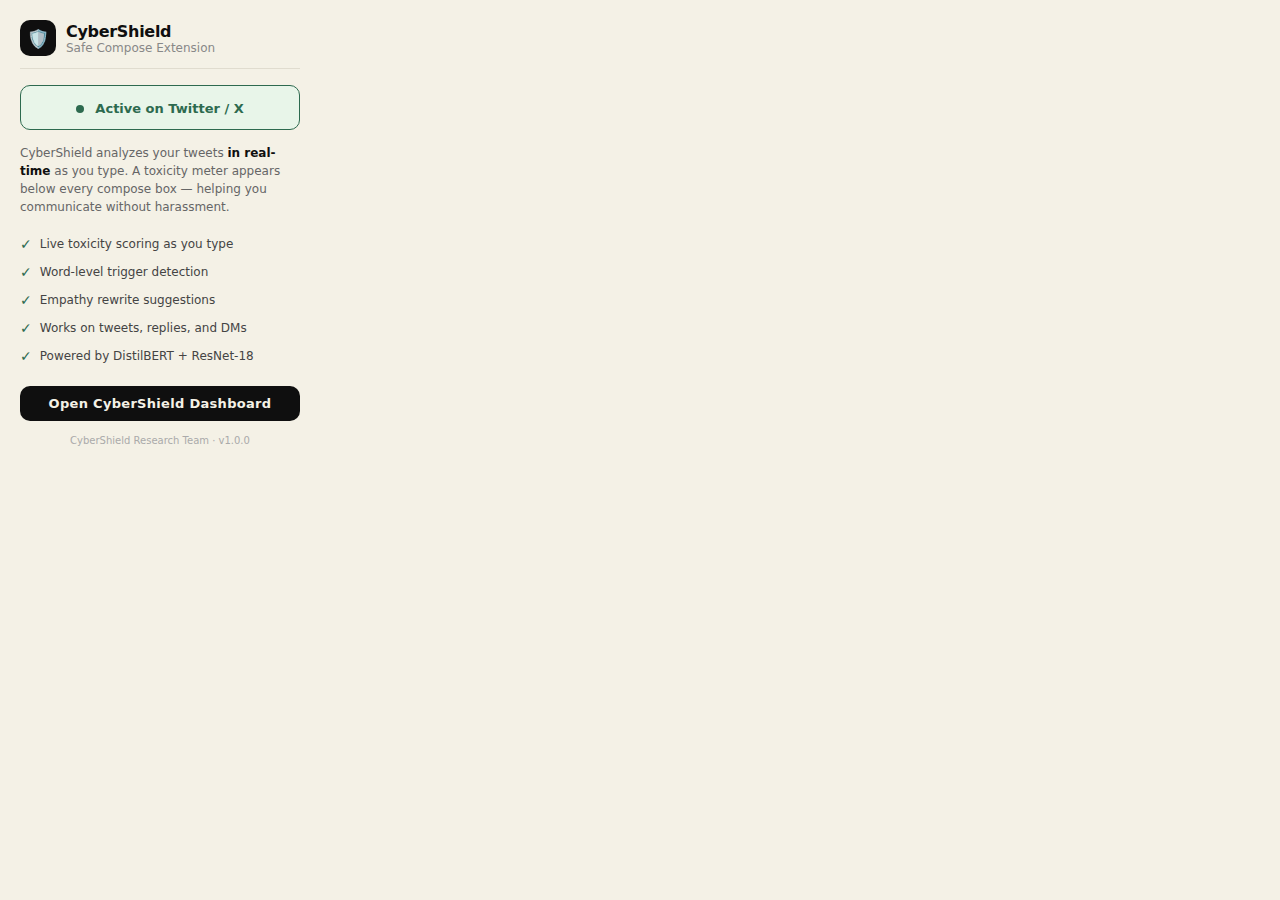
<file: chrome-extension/popup.html>
<!DOCTYPE html>
<html>
<head>
<meta charset="UTF-8">
<style>
* { box-sizing: border-box; margin: 0; padding: 0; }
body {
    width: 320px;
    background: #f4f1e6;
    font-family: 'Segoe UI', system-ui, sans-serif;
    color: #0f0f0f;
    padding: 20px;
}
.header {
    display: flex;
    align-items: center;
    gap: 10px;
    margin-bottom: 16px;
    padding-bottom: 12px;
    border-bottom: 1px solid #e0dccf;
}
.shield-icon {
    width: 36px; height: 36px;
    background: #0f0f0f;
    border-radius: 10px;
    display: flex; align-items: center; justify-content: center;
    color: #f4f1e6;
    font-size: 18px;
    font-weight: 800;
}
h1 { font-size: 16px; font-weight: 800; letter-spacing: -0.3px; }
.subtitle { font-size: 12px; color: #888; }

.status {
    background: #e8f5e9;
    border: 1px solid #2d6a4f;
    border-radius: 10px;
    padding: 12px;
    margin-bottom: 14px;
    text-align: center;
}
.status-dot {
    display: inline-block;
    width: 8px; height: 8px;
    border-radius: 50%;
    background: #2d6a4f;
    margin-right: 6px;
    animation: pulse 2s ease-in-out infinite;
}
@keyframes pulse {
    0%, 100% { opacity: 1; }
    50% { opacity: 0.4; }
}
.status span { font-size: 13px; font-weight: 700; color: #2d6a4f; }

.info { font-size: 12px; color: #666; line-height: 1.5; margin-bottom: 14px; }
.info strong { color: #0f0f0f; }

.feature-list { list-style: none; margin-bottom: 16px; }
.feature-list li {
    padding: 6px 0;
    font-size: 12px;
    color: #444;
    display: flex;
    align-items: center;
    gap: 8px;
}
.feature-list li::before {
    content: '✓';
    color: #2d6a4f;
    font-weight: 800;
    font-size: 14px;
}

.link-btn {
    display: block;
    width: 100%;
    padding: 10px;
    background: #0f0f0f;
    color: #f4f1e6;
    border: none;
    border-radius: 10px;
    font-size: 13px;
    font-weight: 700;
    cursor: pointer;
    text-align: center;
    text-decoration: none;
    letter-spacing: 0.3px;
    transition: background 0.2s;
}
.link-btn:hover { background: #333; }

.footer {
    margin-top: 14px;
    text-align: center;
    font-size: 10px;
    color: #aaa;
}
</style>
</head>
<body>
    <div class="header">
        <div class="shield-icon">🛡️</div>
        <div>
            <h1>CyberShield</h1>
            <div class="subtitle">Safe Compose Extension</div>
        </div>
    </div>

    <div class="status">
        <span class="status-dot"></span>
        <span>Active on Twitter / X</span>
    </div>

    <p class="info">
        CyberShield analyzes your tweets <strong>in real-time</strong> as you type. A toxicity meter appears below every compose box — helping you communicate without harassment.
    </p>

    <ul class="feature-list">
        <li>Live toxicity scoring as you type</li>
        <li>Word-level trigger detection</li>
        <li>Empathy rewrite suggestions</li>
        <li>Works on tweets, replies, and DMs</li>
        <li>Powered by DistilBERT + ResNet-18</li>
    </ul>

    <a href="http://localhost:5000" class="link-btn" target="_blank">Open CyberShield Dashboard</a>

    <div class="footer">
        CyberShield Research Team · v1.0.0
    </div>
</body>
</html>
</file>
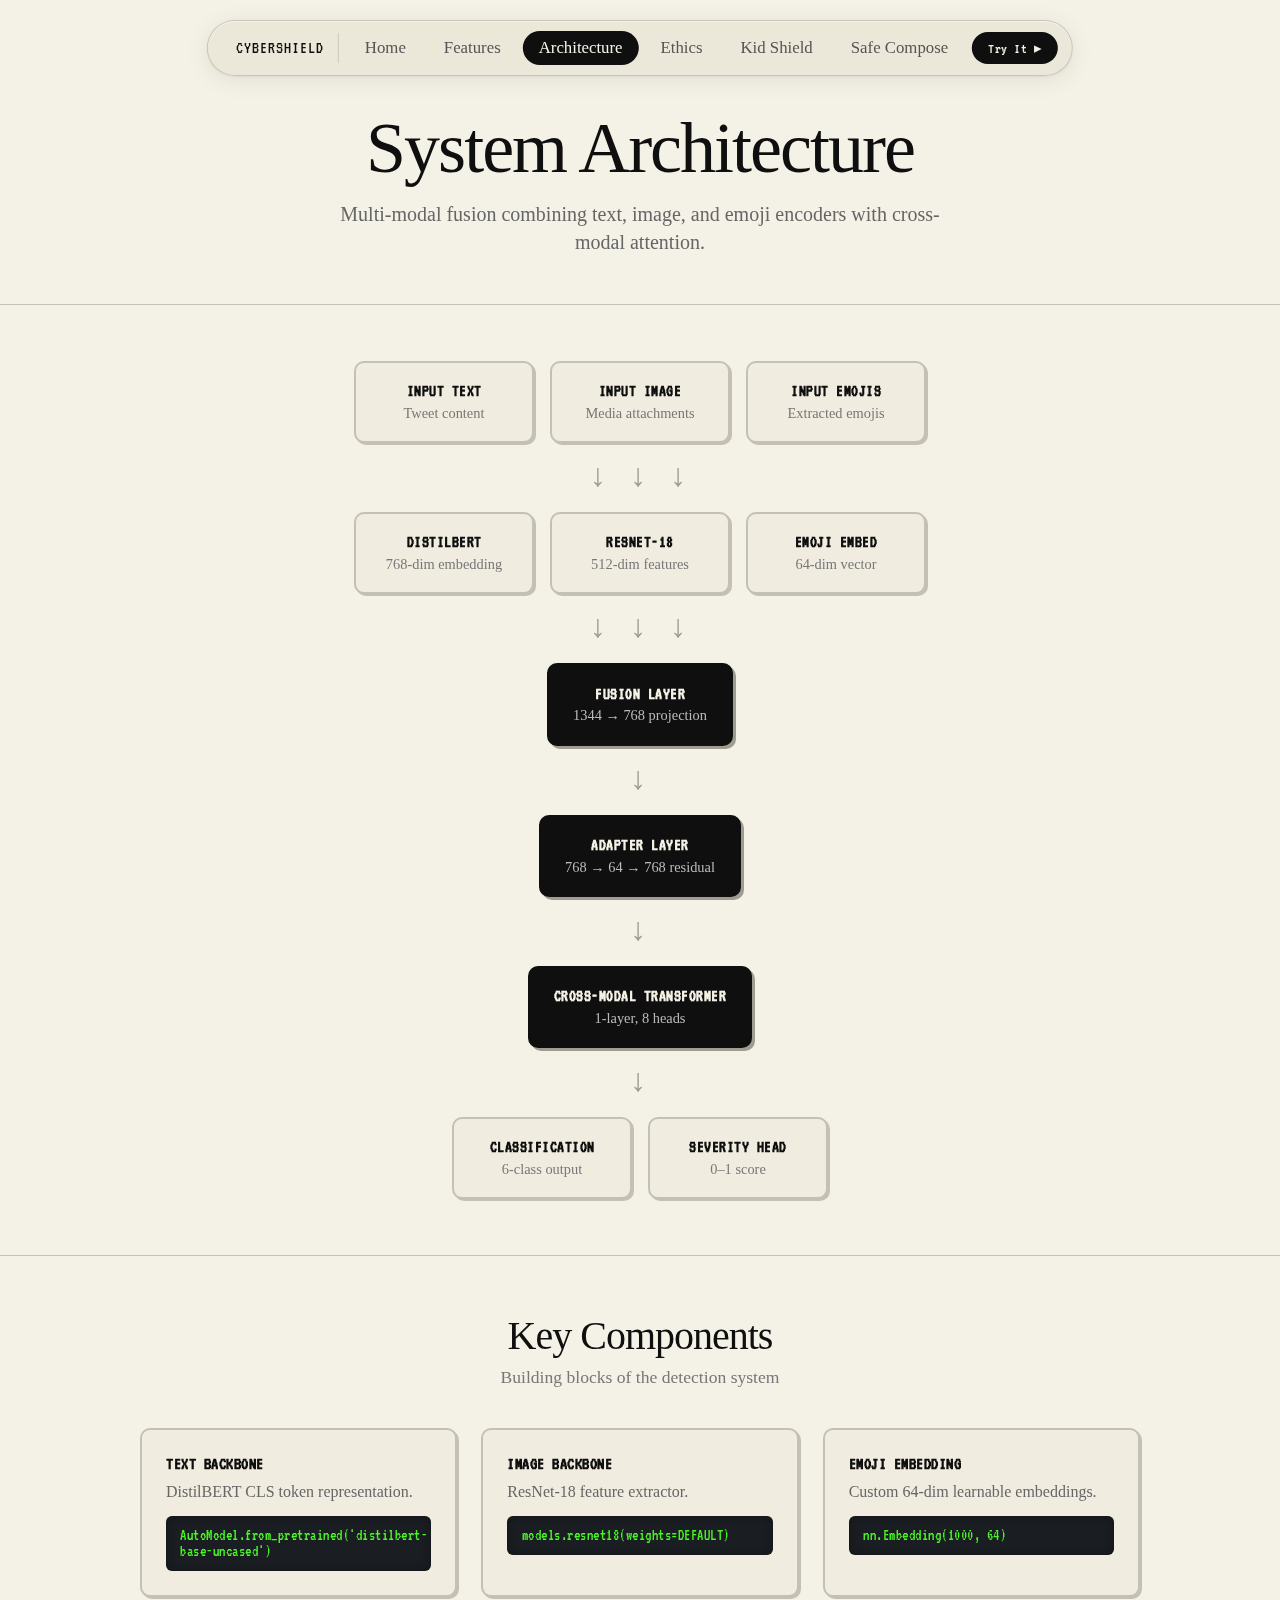
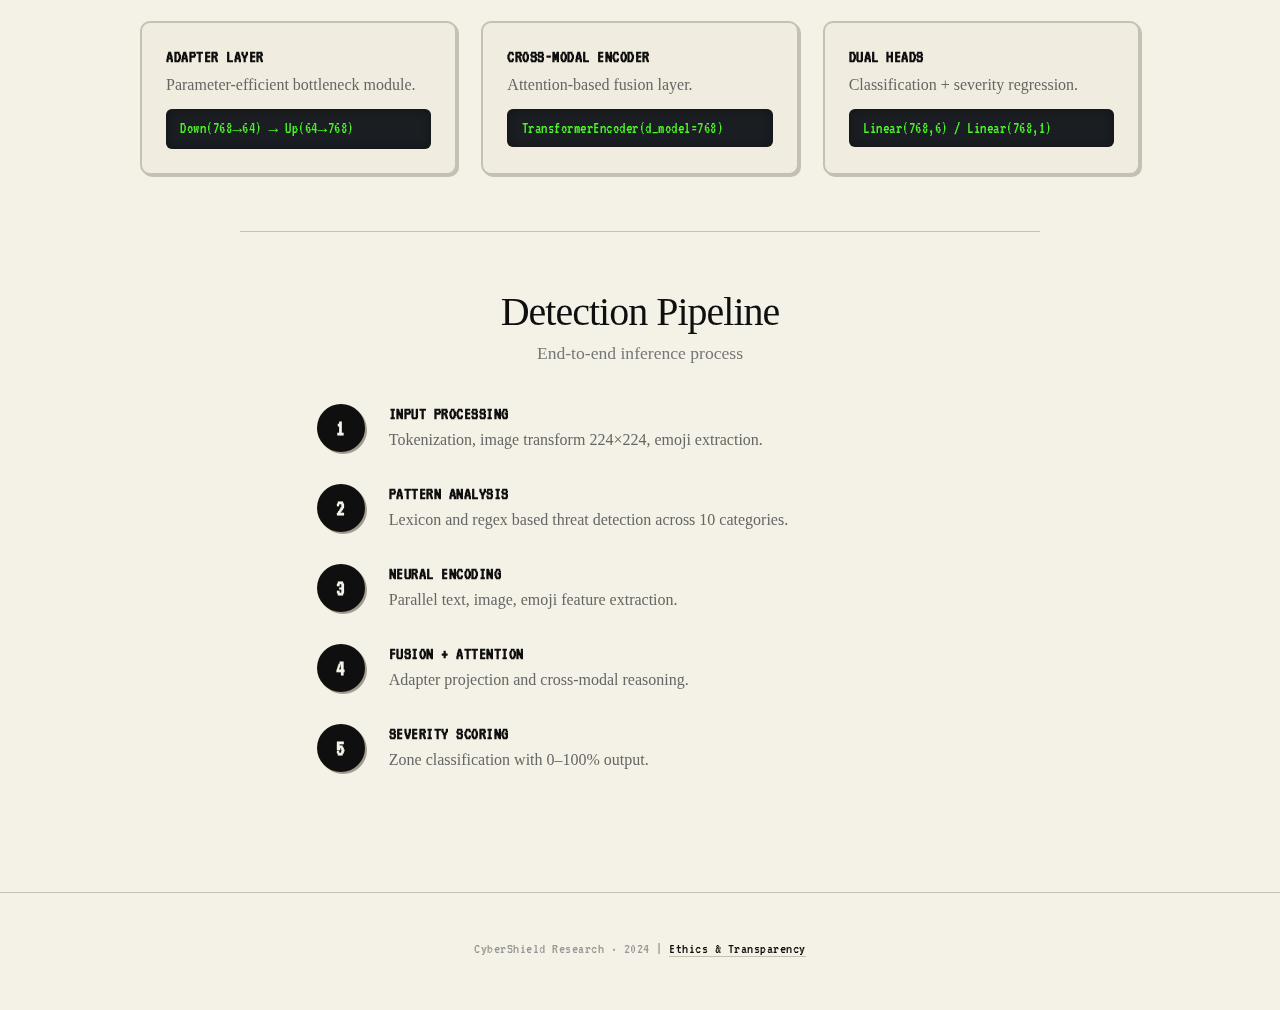
<file: templates/architecture.html>
<!DOCTYPE html>
<html lang="en">
<head>
<meta charset="UTF-8">
<meta name="viewport" content="width=device-width, initial-scale=1.0">
<title>Architecture | CyberShield</title>
<link rel="preconnect" href="https://fonts.googleapis.com">
<link rel="preconnect" href="https://fonts.gstatic.com" crossorigin>
<link href="https://fonts.googleapis.com/css2?family=EB+Garamond:ital,wght@0,400;0,600;1,400&family=VT323&display=swap" rel="stylesheet">
<style>
:root {
    --beige-light: #F0EDE0;
    --beige-main: #E0DCCF;
    --beige-dark: #C4C0B3;
    --beige-shadow: #A09C8F;
    --screen-black: #1a1d21;
    --crt-green: #4af626;
    --accent-blue: #2B6CB0;
    --ink-black: #0f0f0f;
    --font-serif: 'EB Garamond', serif;
    --font-mono: 'VT323', monospace;
}

@font-face {
    font-family: 'RetroSerif';
    src: local('Apple Garamond'), local('Garamond'), local('Times New Roman');
}

* { box-sizing: border-box; margin: 0; padding: 0; }

body {
    background-color: #f4f1e6;
    font-family: 'RetroSerif', serif;
    color: var(--ink-black);
    min-height: 100vh;
}

/* === Floating Island Navbar === */
.island-nav {
    position: fixed;
    top: 20px;
    left: 50%;
    transform: translateX(-50%);
    z-index: 1000;
    display: flex;
    align-items: center;
    gap: 6px;
    padding: 10px 14px;
    background: rgba(228, 224, 212, 0.55);
    backdrop-filter: blur(18px) saturate(160%);
    -webkit-backdrop-filter: blur(18px) saturate(160%);
    border: 1px solid rgba(160, 156, 143, 0.45);
    border-radius: 50px;
    box-shadow:
        0 4px 24px rgba(0, 0, 0, 0.08),
        0 1px 3px rgba(0, 0, 0, 0.06),
        inset 0 1px 0 rgba(255, 255, 255, 0.5);
}

.island-nav .nav-brand {
    font-family: var(--font-mono);
    font-size: 1.1rem;
    color: var(--ink-black);
    padding: 6px 14px;
    letter-spacing: 1px;
    border-right: 1px solid rgba(160, 156, 143, 0.4);
    margin-right: 4px;
    white-space: nowrap;
    text-decoration: none;
}

.island-nav .nav-link {
    position: relative;
    font-family: 'RetroSerif', serif;
    font-size: 1.05rem;
    color: #555;
    text-decoration: none;
    padding: 7px 16px;
    border-radius: 30px;
    transition: all 0.25s ease;
    white-space: nowrap;
}

.island-nav .nav-link:hover {
    background: rgba(15, 15, 15, 0.07);
    color: var(--ink-black);
}

.island-nav .nav-link.active {
    background: var(--ink-black);
    color: #f4f1e6;
}

.island-nav .nav-link.cta-link {
    background: var(--ink-black);
    color: #f4f1e6;
    font-family: var(--font-mono);
    font-size: 0.95rem;
    letter-spacing: 0.5px;
    margin-left: 2px;
}

.island-nav .nav-link.cta-link:hover {
    background: #333;
    color: #fff;
}

/* === Page Header === */
.page-header {
    padding: 7rem 6% 3rem;
    text-align: center;
    border-bottom: 1px solid var(--beige-dark);
}

.page-header h1 {
    font-size: 4.5rem;
    font-weight: 400;
    font-family: 'RetroSerif', serif;
    margin-bottom: 1rem;
    letter-spacing: -2px;
    line-height: 1;
}

.page-header p {
    color: #666;
    font-size: 1.25rem;
    font-family: 'RetroSerif', serif;
    max-width: 600px;
    margin: 0 auto;
    line-height: 1.4;
}

/* === Architecture Diagram === */
.architecture {
    padding: 3.5rem 6%;
    max-width: 900px;
    margin: auto;
}

.arch-row {
    display: flex;
    gap: 1rem;
    justify-content: center;
    flex-wrap: wrap;
}

.arch-box {
    background: var(--beige-light);
    border: 2px solid var(--beige-dark);
    border-radius: 10px;
    padding: 1.2rem 1.5rem;
    min-width: 180px;
    text-align: center;
    transition: all 0.3s ease;
    box-shadow: 2px 2px 0 var(--beige-dark);
}

.arch-box:hover {
    border-color: var(--ink-black);
    transform: translateY(-3px);
    box-shadow: 3px 5px 0 var(--beige-shadow);
}

.arch-box.primary {
    background: var(--ink-black);
    color: #f4f1e6;
    border-color: var(--ink-black);
    box-shadow: 3px 3px 0 var(--beige-shadow);
}

.arch-box.primary:hover {
    transform: translateY(-3px);
    box-shadow: 4px 6px 0 var(--beige-shadow);
}

.arch-box h3 {
    font-family: var(--font-mono);
    font-size: 1.1rem;
    margin-bottom: 0.3rem;
    letter-spacing: 0.5px;
}

.arch-box p {
    font-family: 'RetroSerif', serif;
    font-size: 0.9rem;
    color: #777;
}

.arch-box.primary p {
    color: #bbb;
}

.arch-arrow {
    text-align: center;
    margin: 1rem 0;
    font-family: var(--font-mono);
    font-size: 2rem;
    color: var(--beige-shadow);
    letter-spacing: 4px;
}

/* === Components Section === */
.components {
    padding: 3.5rem 6%;
    border-top: 1px solid var(--beige-dark);
}

.section-header {
    text-align: center;
    margin-bottom: 2.5rem;
}

.section-header h2 {
    font-size: 2.5rem;
    font-weight: 400;
    font-family: 'RetroSerif', serif;
    letter-spacing: -1px;
    margin-bottom: 0.5rem;
}

.section-header p {
    color: #777;
    font-size: 1.1rem;
    font-family: 'RetroSerif', serif;
}

.comp-grid {
    display: grid;
    grid-template-columns: repeat(auto-fit, minmax(280px, 1fr));
    gap: 1.5rem;
    max-width: 1000px;
    margin: 0 auto;
}

.comp-card {
    background: var(--beige-light);
    border: 2px solid var(--beige-dark);
    border-radius: 10px;
    padding: 1.5rem;
    transition: all 0.3s ease;
    box-shadow: 2px 2px 0 var(--beige-dark);
}

.comp-card:hover {
    border-color: var(--ink-black);
    transform: translateY(-2px);
    box-shadow: 3px 5px 0 var(--beige-shadow);
}

.comp-card h3 {
    font-family: var(--font-mono);
    font-size: 1.15rem;
    letter-spacing: 0.5px;
    margin-bottom: 0.5rem;
    color: var(--ink-black);
}

.comp-card p {
    color: #666;
    font-size: 1rem;
    font-family: 'RetroSerif', serif;
    margin-bottom: 0.8rem;
    line-height: 1.4;
}

.comp-card code {
    display: block;
    background: var(--screen-black);
    color: var(--crt-green);
    padding: 0.7rem 0.9rem;
    border-radius: 6px;
    font-family: var(--font-mono);
    font-size: 1rem;
    letter-spacing: 0.5px;
    box-shadow: inset 0 0 10px rgba(0,0,0,0.3);
}

/* === Data Flow Section === */
.data-flow {
    padding: 3.5rem 6%;
    max-width: 800px;
    margin: auto;
    border-top: 1px solid var(--beige-dark);
}

.flow-step {
    display: flex;
    gap: 1.5rem;
    margin-bottom: 2rem;
    align-items: flex-start;
}

.flow-number {
    width: 48px;
    height: 48px;
    background: var(--ink-black);
    color: #f4f1e6;
    border-radius: 50%;
    display: flex;
    align-items: center;
    justify-content: center;
    font-family: var(--font-mono);
    font-size: 1.4rem;
    font-weight: 700;
    flex-shrink: 0;
    box-shadow: 2px 2px 0 var(--beige-shadow);
}

.flow-content h3 {
    font-family: var(--font-mono);
    font-size: 1.15rem;
    margin-bottom: 0.3rem;
    letter-spacing: 0.5px;
}

.flow-content p {
    color: #666;
    font-size: 1rem;
    font-family: 'RetroSerif', serif;
    line-height: 1.5;
}

/* === Footer === */
footer {
    padding: 3rem 6%;
    text-align: center;
    border-top: 1px solid var(--beige-dark);
    margin-top: 2rem;
}

footer p {
    color: #999;
    font-size: 0.95rem;
    font-family: var(--font-mono);
    letter-spacing: 0.5px;
}

footer a {
    color: var(--ink-black);
    text-decoration: none;
    border-bottom: 1px solid var(--beige-dark);
    transition: border-color 0.2s;
}

footer a:hover {
    border-color: var(--ink-black);
}

/* === Responsive === */
@media (max-width: 768px) {
    .page-header h1 { font-size: 3rem; }
    .island-nav { top: 12px; padding: 8px 10px; gap: 2px; }
    .island-nav .nav-brand { display: none; }
    .island-nav .nav-link { font-size: 0.9rem; padding: 6px 10px; }
    .flow-step { flex-direction: column; align-items: center; text-align: center; }
    .arch-box { min-width: 140px; }
}
</style>
</head>
<body>

<!-- Floating Island Navbar -->
<nav class="island-nav">
    <a href="/" class="nav-brand">CYBERSHIELD</a>
    <a href="/" class="nav-link">Home</a>
    <a href="/features" class="nav-link">Features</a>
    <a href="/architecture" class="nav-link active">Architecture</a>
    <a href="/ethics" class="nav-link">Ethics</a>
    <a href="/kid-shield" class="nav-link">Kid Shield</a>
    <a href="/safe-compose" class="nav-link">Safe Compose</a>
    <a href="/try" class="nav-link cta-link">Try It ▸</a>
</nav>

<div class="page-header">
    <h1>System Architecture</h1>
    <p>Multi-modal fusion combining text, image, and emoji encoders with cross-modal attention.</p>
</div>

<section class="architecture">
    <div class="arch-row">
        <div class="arch-box"><h3>INPUT TEXT</h3><p>Tweet content</p></div>
        <div class="arch-box"><h3>INPUT IMAGE</h3><p>Media attachments</p></div>
        <div class="arch-box"><h3>INPUT EMOJIS</h3><p>Extracted emojis</p></div>
    </div>
    <div class="arch-arrow">↓ ↓ ↓</div>
    <div class="arch-row">
        <div class="arch-box"><h3>DISTILBERT</h3><p>768-dim embedding</p></div>
        <div class="arch-box"><h3>RESNET-18</h3><p>512-dim features</p></div>
        <div class="arch-box"><h3>EMOJI EMBED</h3><p>64-dim vector</p></div>
    </div>
    <div class="arch-arrow">↓ ↓ ↓</div>
    <div class="arch-row">
        <div class="arch-box primary"><h3>FUSION LAYER</h3><p>1344 → 768 projection</p></div>
    </div>
    <div class="arch-arrow">↓</div>
    <div class="arch-row">
        <div class="arch-box primary"><h3>ADAPTER LAYER</h3><p>768 → 64 → 768 residual</p></div>
    </div>
    <div class="arch-arrow">↓</div>
    <div class="arch-row">
        <div class="arch-box primary"><h3>CROSS-MODAL TRANSFORMER</h3><p>1-layer, 8 heads</p></div>
    </div>
    <div class="arch-arrow">↓</div>
    <div class="arch-row">
        <div class="arch-box"><h3>CLASSIFICATION</h3><p>6-class output</p></div>
        <div class="arch-box"><h3>SEVERITY HEAD</h3><p>0–1 score</p></div>
    </div>
</section>

<section class="components">
    <div class="section-header">
        <h2>Key Components</h2>
        <p>Building blocks of the detection system</p>
    </div>
    <div class="comp-grid">
        <div class="comp-card">
            <h3>TEXT BACKBONE</h3>
            <p>DistilBERT CLS token representation.</p>
            <code>AutoModel.from_pretrained('distilbert-base-uncased')</code>
        </div>
        <div class="comp-card">
            <h3>IMAGE BACKBONE</h3>
            <p>ResNet-18 feature extractor.</p>
            <code>models.resnet18(weights=DEFAULT)</code>
        </div>
        <div class="comp-card">
            <h3>EMOJI EMBEDDING</h3>
            <p>Custom 64-dim learnable embeddings.</p>
            <code>nn.Embedding(1000, 64)</code>
        </div>
        <div class="comp-card">
            <h3>ADAPTER LAYER</h3>
            <p>Parameter-efficient bottleneck module.</p>
            <code>Down(768→64) → Up(64→768)</code>
        </div>
        <div class="comp-card">
            <h3>CROSS-MODAL ENCODER</h3>
            <p>Attention-based fusion layer.</p>
            <code>TransformerEncoder(d_model=768)</code>
        </div>
        <div class="comp-card">
            <h3>DUAL HEADS</h3>
            <p>Classification + severity regression.</p>
            <code>Linear(768,6) / Linear(768,1)</code>
        </div>
    </div>
</section>

<section class="data-flow">
    <div class="section-header">
        <h2>Detection Pipeline</h2>
        <p>End-to-end inference process</p>
    </div>

    <div class="flow-step">
        <div class="flow-number">1</div>
        <div class="flow-content">
            <h3>INPUT PROCESSING</h3>
            <p>Tokenization, image transform 224×224, emoji extraction.</p>
        </div>
    </div>

    <div class="flow-step">
        <div class="flow-number">2</div>
        <div class="flow-content">
            <h3>PATTERN ANALYSIS</h3>
            <p>Lexicon and regex based threat detection across 10 categories.</p>
        </div>
    </div>

    <div class="flow-step">
        <div class="flow-number">3</div>
        <div class="flow-content">
            <h3>NEURAL ENCODING</h3>
            <p>Parallel text, image, emoji feature extraction.</p>
        </div>
    </div>

    <div class="flow-step">
        <div class="flow-number">4</div>
        <div class="flow-content">
            <h3>FUSION + ATTENTION</h3>
            <p>Adapter projection and cross-modal reasoning.</p>
        </div>
    </div>

    <div class="flow-step">
        <div class="flow-number">5</div>
        <div class="flow-content">
            <h3>SEVERITY SCORING</h3>
            <p>Zone classification with 0–100% output.</p>
        </div>
    </div>
</section>

<footer>
    <p>CyberShield Research · 2024 | <a href="/ethics">Ethics & Transparency</a></p>
</footer>

</body>
</html>
</file>
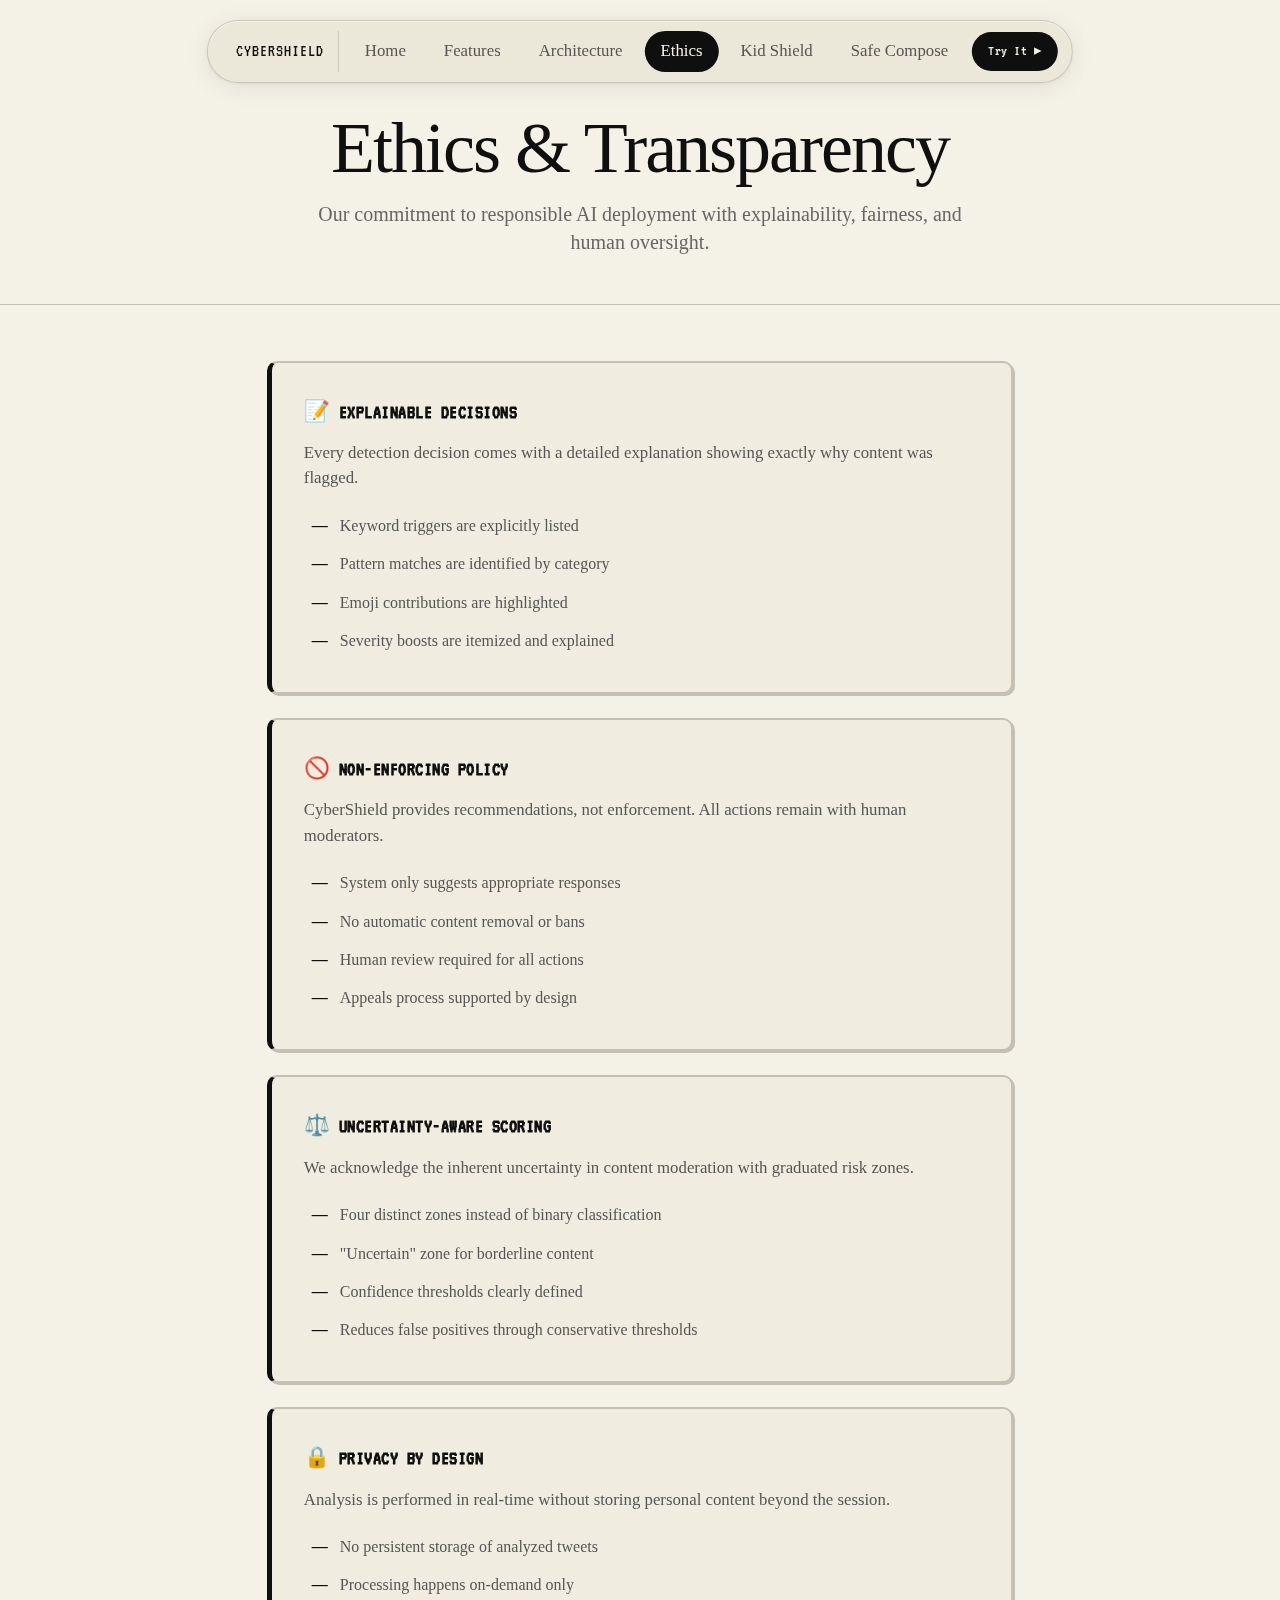
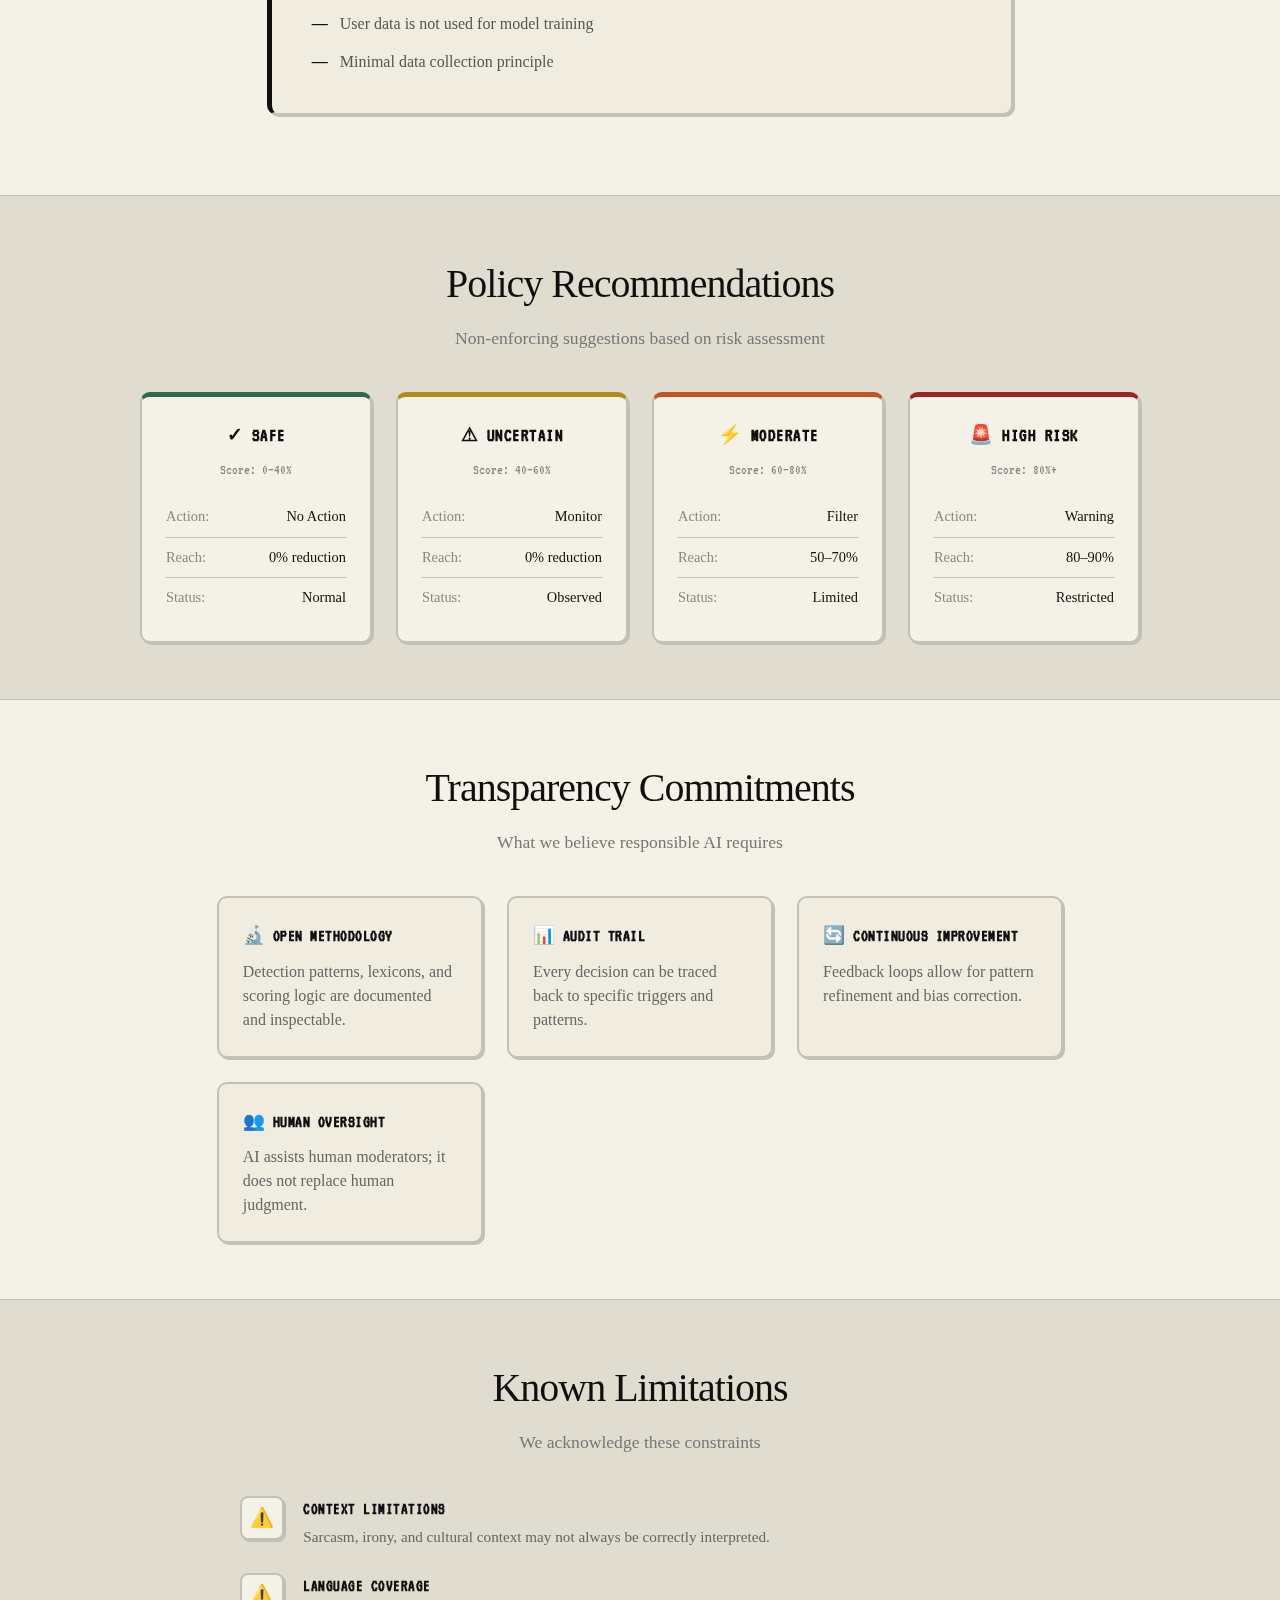
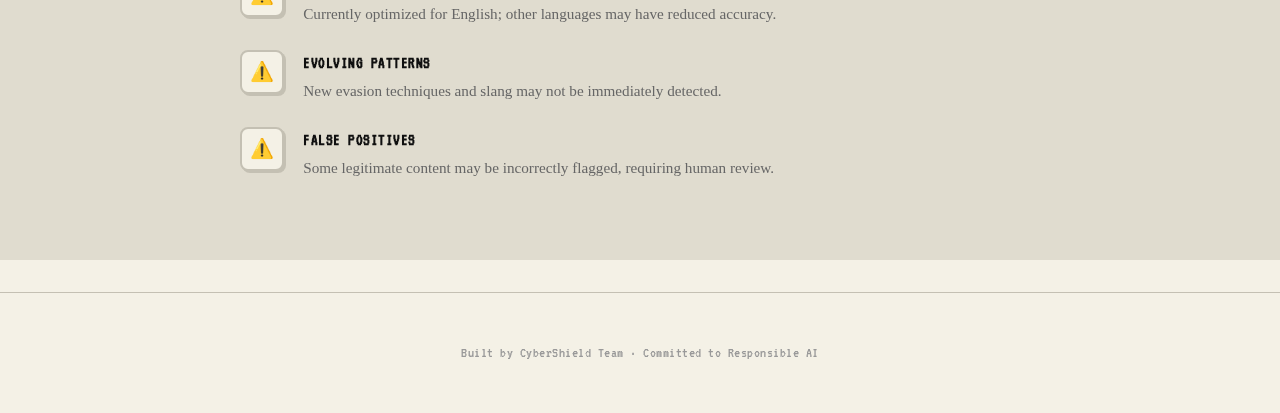
<file: templates/ethics.html>
<!DOCTYPE html>
<html lang="en">
<head>
<meta charset="UTF-8">
<meta name="viewport" content="width=device-width, initial-scale=1.0">
<title>Ethics | CyberShield</title>
<link rel="preconnect" href="https://fonts.googleapis.com">
<link rel="preconnect" href="https://fonts.gstatic.com" crossorigin>
<link href="https://fonts.googleapis.com/css2?family=EB+Garamond:ital,wght@0,400;0,600;1,400&family=VT323&display=swap" rel="stylesheet">
<style>
:root {
    --beige-light: #F0EDE0;
    --beige-main: #E0DCCF;
    --beige-dark: #C4C0B3;
    --beige-shadow: #A09C8F;
    --screen-black: #1a1d21;
    --crt-green: #4af626;
    --ink-black: #0f0f0f;
    --font-serif: 'EB Garamond', serif;
    --font-mono: 'VT323', monospace;
    --zone-safe: #2d6a4f;
    --zone-uncertain: #b08c1a;
    --zone-moderate: #c05621;
    --zone-high: #9b2226;
}

@font-face { font-family: 'RetroSerif'; src: local('Apple Garamond'), local('Garamond'), local('Times New Roman'); }

* { box-sizing: border-box; margin: 0; padding: 0; }

body {
    background-color: #f4f1e6;
    font-family: 'RetroSerif', serif;
    color: var(--ink-black);
    min-height: 100vh;
    line-height: 1.6;
}

/* === Floating Island Navbar === */
.island-nav {
    position: fixed; top: 20px; left: 50%; transform: translateX(-50%); z-index: 1000;
    display: flex; align-items: center; gap: 6px; padding: 10px 14px;
    background: rgba(228, 224, 212, 0.55);
    backdrop-filter: blur(18px) saturate(160%);
    -webkit-backdrop-filter: blur(18px) saturate(160%);
    border: 1px solid rgba(160, 156, 143, 0.45);
    border-radius: 50px;
    box-shadow: 0 4px 24px rgba(0,0,0,0.08), 0 1px 3px rgba(0,0,0,0.06), inset 0 1px 0 rgba(255,255,255,0.5);
}
.island-nav .nav-brand {
    font-family: var(--font-mono); font-size: 1.1rem; color: var(--ink-black);
    padding: 6px 14px; letter-spacing: 1px;
    border-right: 1px solid rgba(160, 156, 143, 0.4);
    margin-right: 4px; white-space: nowrap; text-decoration: none;
}
.island-nav .nav-link {
    font-family: 'RetroSerif', serif; font-size: 1.05rem; color: #555;
    text-decoration: none; padding: 7px 16px; border-radius: 30px;
    transition: all 0.25s ease; white-space: nowrap;
}
.island-nav .nav-link:hover { background: rgba(15,15,15,0.07); color: var(--ink-black); }
.island-nav .nav-link.active { background: var(--ink-black); color: #f4f1e6; }
.island-nav .nav-link.cta-link {
    background: var(--ink-black); color: #f4f1e6;
    font-family: var(--font-mono); font-size: 0.95rem; letter-spacing: 0.5px; margin-left: 2px;
}
.island-nav .nav-link.cta-link:hover { background: #333; color: #fff; }

/* === Page Header === */
.page-header {
    padding: 7rem 6% 3rem;
    text-align: center;
    border-bottom: 1px solid var(--beige-dark);
}
.page-header h1 {
    font-size: 4.5rem; font-weight: 400; font-family: 'RetroSerif', serif;
    margin-bottom: 1rem; letter-spacing: -2px; line-height: 1;
}
.page-header p {
    color: #666; font-size: 1.25rem; font-family: 'RetroSerif', serif;
    max-width: 650px; margin: 0 auto; line-height: 1.4;
}

/* === Section Headers === */
.section-header { text-align: center; margin-bottom: 2.5rem; }
.section-header h2 {
    font-size: 2.5rem; font-weight: 400; font-family: 'RetroSerif', serif;
    letter-spacing: -1px; margin-bottom: 0.5rem;
}
.section-header p { color: #777; font-size: 1.1rem; font-family: 'RetroSerif', serif; }

/* === Principles === */
.principles { padding: 3.5rem 6%; max-width: 900px; margin: 0 auto; }

.principle {
    background: var(--beige-light);
    border: 2px solid var(--beige-dark);
    border-left: 5px solid var(--ink-black);
    border-radius: 10px;
    padding: 2rem;
    margin-bottom: 1.5rem;
    box-shadow: 2px 2px 0 var(--beige-dark);
    transition: all 0.3s ease;
}
.principle:hover {
    transform: translateY(-2px);
    box-shadow: 3px 5px 0 var(--beige-shadow);
}
.principle h2 {
    font-family: var(--font-mono);
    font-size: 1.3rem;
    margin-bottom: 0.75rem;
    letter-spacing: 0.5px;
    display: flex; align-items: center; gap: 0.75rem;
}
.principle p {
    color: #555; font-family: 'RetroSerif', serif;
    font-size: 1.05rem; margin-bottom: 1rem; line-height: 1.5;
}
.principle ul { list-style: none; margin-left: 0.5rem; }
.principle li {
    padding: 0.4rem 0; display: flex; align-items: flex-start; gap: 0.75rem;
    color: #555; font-family: 'RetroSerif', serif; font-size: 1rem;
}
.principle li::before {
    content: '—';
    color: var(--ink-black);
    font-weight: bold;
    flex-shrink: 0;
}

/* === Policy Section === */
.policy-section {
    padding: 3.5rem 6%;
    background: var(--beige-main);
    border-top: 1px solid var(--beige-dark);
    border-bottom: 1px solid var(--beige-dark);
}
.policy-container { max-width: 1000px; margin: 0 auto; }
.policy-grid {
    display: grid;
    grid-template-columns: repeat(auto-fit, minmax(220px, 1fr));
    gap: 1.5rem;
}
.policy-card {
    background: #f4f1e6;
    border: 2px solid var(--beige-dark);
    border-radius: 10px;
    padding: 1.5rem;
    text-align: center;
    box-shadow: 2px 2px 0 var(--beige-dark);
    transition: all 0.3s ease;
}
.policy-card:hover {
    transform: translateY(-3px);
    box-shadow: 3px 5px 0 var(--beige-shadow);
}
.policy-card.safe { border-top: 5px solid var(--zone-safe); }
.policy-card.uncertain { border-top: 5px solid var(--zone-uncertain); }
.policy-card.moderate { border-top: 5px solid var(--zone-moderate); }
.policy-card.high { border-top: 5px solid var(--zone-high); }

.policy-card h3 {
    font-family: var(--font-mono); font-size: 1.2rem;
    margin-bottom: 0.4rem; letter-spacing: 0.5px;
}
.policy-card .score {
    font-family: var(--font-mono); font-size: 0.9rem;
    color: #888; margin-bottom: 1rem;
}
.policy-item {
    display: flex; justify-content: space-between;
    padding: 0.5rem 0; border-bottom: 1px solid var(--beige-dark);
    font-size: 0.9rem; font-family: 'RetroSerif', serif;
}
.policy-item:last-child { border-bottom: none; }
.policy-label { color: #888; }

/* === Transparency === */
.transparency { padding: 3.5rem 6%; max-width: 1000px; margin: 0 auto; }
.trans-grid {
    display: grid;
    grid-template-columns: repeat(auto-fit, minmax(260px, 1fr));
    gap: 1.5rem;
}
.trans-card {
    background: var(--beige-light);
    border: 2px solid var(--beige-dark);
    border-radius: 10px;
    padding: 1.5rem;
    box-shadow: 2px 2px 0 var(--beige-dark);
    transition: all 0.3s ease;
}
.trans-card:hover {
    border-color: var(--ink-black);
    transform: translateY(-2px);
    box-shadow: 3px 5px 0 var(--beige-shadow);
}
.trans-card h3 {
    font-family: var(--font-mono); font-size: 1.1rem;
    margin-bottom: 0.6rem; letter-spacing: 0.5px;
    display: flex; align-items: center; gap: 0.5rem;
}
.trans-card p {
    color: #666; font-size: 1rem; font-family: 'RetroSerif', serif; line-height: 1.5;
}

/* === Limitations === */
.limitations {
    padding: 3.5rem 6%;
    background: var(--beige-main);
    border-top: 1px solid var(--beige-dark);
}
.limit-container { max-width: 800px; margin: 0 auto; }
.limit-item {
    display: flex; gap: 1.2rem;
    margin-bottom: 1.5rem; align-items: flex-start;
}
.limit-icon {
    width: 44px; height: 44px;
    background: #f4f1e6;
    border: 2px solid var(--beige-dark);
    border-radius: 8px;
    display: flex; align-items: center; justify-content: center;
    flex-shrink: 0; font-size: 1.2rem;
    box-shadow: 2px 2px 0 var(--beige-dark);
}
.limit-content h4 {
    font-family: var(--font-mono); font-size: 1.05rem;
    margin-bottom: 0.2rem; letter-spacing: 0.5px;
}
.limit-content p {
    color: #666; font-size: 0.95rem; font-family: 'RetroSerif', serif; line-height: 1.5;
}

/* === Footer === */
footer {
    padding: 3rem 6%; text-align: center;
    border-top: 1px solid var(--beige-dark); margin-top: 2rem;
}
footer p {
    color: #999; font-size: 0.95rem; font-family: var(--font-mono); letter-spacing: 0.5px;
}
footer a {
    color: var(--ink-black); text-decoration: none;
    border-bottom: 1px solid var(--beige-dark); transition: border-color 0.2s;
}
footer a:hover { border-color: var(--ink-black); }

/* === Responsive === */
@media (max-width: 768px) {
    .page-header h1 { font-size: 3rem; }
    .island-nav { top: 12px; padding: 8px 10px; gap: 2px; }
    .island-nav .nav-brand { display: none; }
    .island-nav .nav-link { font-size: 0.9rem; padding: 6px 10px; }
}
</style>
</head>
<body>

<!-- Floating Island Navbar -->
<nav class="island-nav">
    <a href="/" class="nav-brand">CYBERSHIELD</a>
    <a href="/" class="nav-link">Home</a>
    <a href="/features" class="nav-link">Features</a>
    <a href="/architecture" class="nav-link">Architecture</a>
    <a href="/ethics" class="nav-link active">Ethics</a>
    <a href="/kid-shield" class="nav-link">Kid Shield</a>
    <a href="/safe-compose" class="nav-link">Safe Compose</a>
    <a href="/try" class="nav-link cta-link">Try It ▸</a>
</nav>

<div class="page-header">
    <h1>Ethics & Transparency</h1>
    <p>Our commitment to responsible AI deployment with explainability, fairness, and human oversight.</p>
</div>

<section class="principles">
    <div class="principle">
        <h2>📝 EXPLAINABLE DECISIONS</h2>
        <p>Every detection decision comes with a detailed explanation showing exactly why content was flagged.</p>
        <ul>
            <li>Keyword triggers are explicitly listed</li>
            <li>Pattern matches are identified by category</li>
            <li>Emoji contributions are highlighted</li>
            <li>Severity boosts are itemized and explained</li>
        </ul>
    </div>

    <div class="principle">
        <h2>🚫 NON-ENFORCING POLICY</h2>
        <p>CyberShield provides recommendations, not enforcement. All actions remain with human moderators.</p>
        <ul>
            <li>System only suggests appropriate responses</li>
            <li>No automatic content removal or bans</li>
            <li>Human review required for all actions</li>
            <li>Appeals process supported by design</li>
        </ul>
    </div>

    <div class="principle">
        <h2>⚖️ UNCERTAINTY-AWARE SCORING</h2>
        <p>We acknowledge the inherent uncertainty in content moderation with graduated risk zones.</p>
        <ul>
            <li>Four distinct zones instead of binary classification</li>
            <li>"Uncertain" zone for borderline content</li>
            <li>Confidence thresholds clearly defined</li>
            <li>Reduces false positives through conservative thresholds</li>
        </ul>
    </div>

    <div class="principle">
        <h2>🔒 PRIVACY BY DESIGN</h2>
        <p>Analysis is performed in real-time without storing personal content beyond the session.</p>
        <ul>
            <li>No persistent storage of analyzed tweets</li>
            <li>Processing happens on-demand only</li>
            <li>User data is not used for model training</li>
            <li>Minimal data collection principle</li>
        </ul>
    </div>
</section>

<section class="policy-section">
    <div class="policy-container">
        <div class="section-header">
            <h2>Policy Recommendations</h2>
            <p>Non-enforcing suggestions based on risk assessment</p>
        </div>
        <div class="policy-grid">
            <div class="policy-card safe">
                <h3>✓ SAFE</h3>
                <div class="score">Score: 0–40%</div>
                <div class="policy-item"><span class="policy-label">Action:</span><span>No Action</span></div>
                <div class="policy-item"><span class="policy-label">Reach:</span><span>0% reduction</span></div>
                <div class="policy-item"><span class="policy-label">Status:</span><span>Normal</span></div>
            </div>
            <div class="policy-card uncertain">
                <h3>⚠ UNCERTAIN</h3>
                <div class="score">Score: 40–60%</div>
                <div class="policy-item"><span class="policy-label">Action:</span><span>Monitor</span></div>
                <div class="policy-item"><span class="policy-label">Reach:</span><span>0% reduction</span></div>
                <div class="policy-item"><span class="policy-label">Status:</span><span>Observed</span></div>
            </div>
            <div class="policy-card moderate">
                <h3>⚡ MODERATE</h3>
                <div class="score">Score: 60–80%</div>
                <div class="policy-item"><span class="policy-label">Action:</span><span>Filter</span></div>
                <div class="policy-item"><span class="policy-label">Reach:</span><span>50–70%</span></div>
                <div class="policy-item"><span class="policy-label">Status:</span><span>Limited</span></div>
            </div>
            <div class="policy-card high">
                <h3>🚨 HIGH RISK</h3>
                <div class="score">Score: 80%+</div>
                <div class="policy-item"><span class="policy-label">Action:</span><span>Warning</span></div>
                <div class="policy-item"><span class="policy-label">Reach:</span><span>80–90%</span></div>
                <div class="policy-item"><span class="policy-label">Status:</span><span>Restricted</span></div>
            </div>
        </div>
    </div>
</section>

<section class="transparency">
    <div class="section-header">
        <h2>Transparency Commitments</h2>
        <p>What we believe responsible AI requires</p>
    </div>
    <div class="trans-grid">
        <div class="trans-card">
            <h3>🔬 OPEN METHODOLOGY</h3>
            <p>Detection patterns, lexicons, and scoring logic are documented and inspectable.</p>
        </div>
        <div class="trans-card">
            <h3>📊 AUDIT TRAIL</h3>
            <p>Every decision can be traced back to specific triggers and patterns.</p>
        </div>
        <div class="trans-card">
            <h3>🔄 CONTINUOUS IMPROVEMENT</h3>
            <p>Feedback loops allow for pattern refinement and bias correction.</p>
        </div>
        <div class="trans-card">
            <h3>👥 HUMAN OVERSIGHT</h3>
            <p>AI assists human moderators; it does not replace human judgment.</p>
        </div>
    </div>
</section>

<section class="limitations">
    <div class="limit-container">
        <div class="section-header">
            <h2>Known Limitations</h2>
            <p>We acknowledge these constraints</p>
        </div>
        <div class="limit-item">
            <div class="limit-icon">⚠️</div>
            <div class="limit-content">
                <h4>CONTEXT LIMITATIONS</h4>
                <p>Sarcasm, irony, and cultural context may not always be correctly interpreted.</p>
            </div>
        </div>
        <div class="limit-item">
            <div class="limit-icon">⚠️</div>
            <div class="limit-content">
                <h4>LANGUAGE COVERAGE</h4>
                <p>Currently optimized for English; other languages may have reduced accuracy.</p>
            </div>
        </div>
        <div class="limit-item">
            <div class="limit-icon">⚠️</div>
            <div class="limit-content">
                <h4>EVOLVING PATTERNS</h4>
                <p>New evasion techniques and slang may not be immediately detected.</p>
            </div>
        </div>
        <div class="limit-item">
            <div class="limit-icon">⚠️</div>
            <div class="limit-content">
                <h4>FALSE POSITIVES</h4>
                <p>Some legitimate content may be incorrectly flagged, requiring human review.</p>
            </div>
        </div>
    </div>
</section>

<footer>
    <p>Built by CyberShield Team · Committed to Responsible AI</p>
</footer>

</body>
</html>
</file>
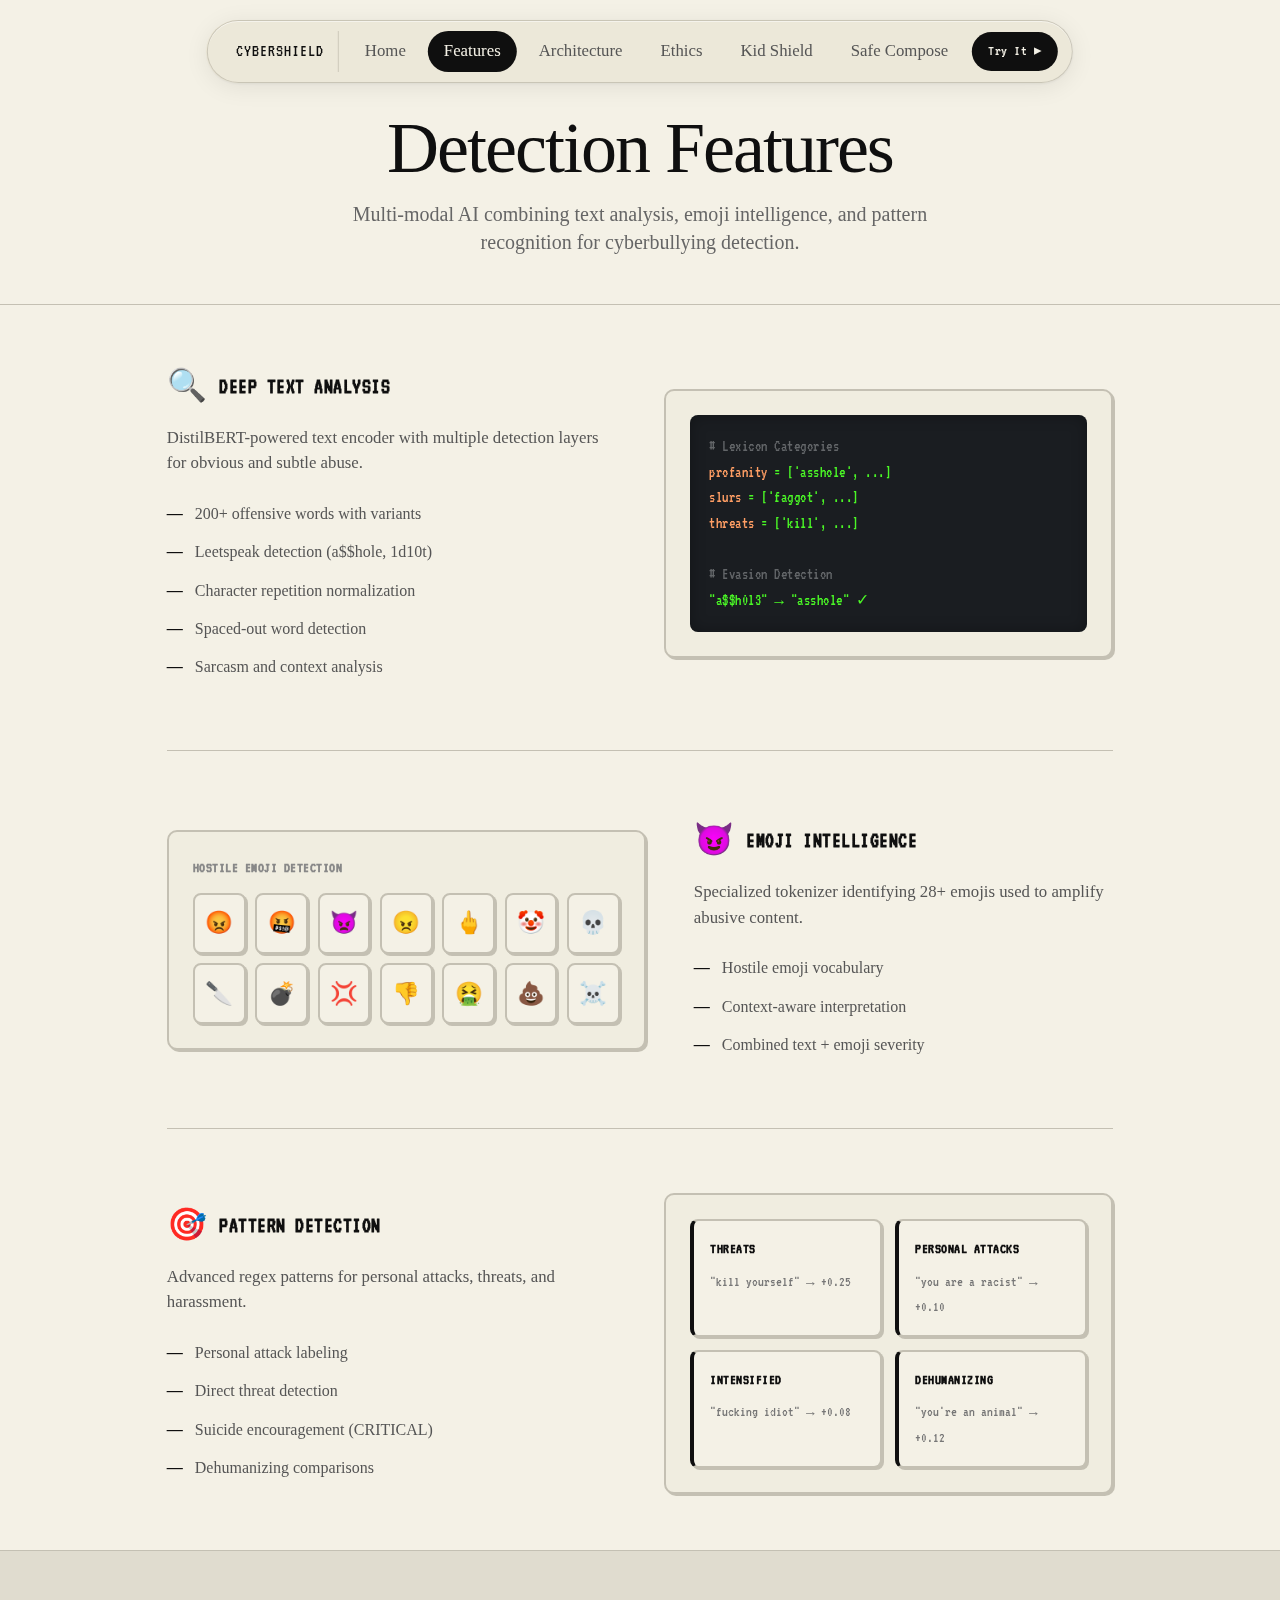
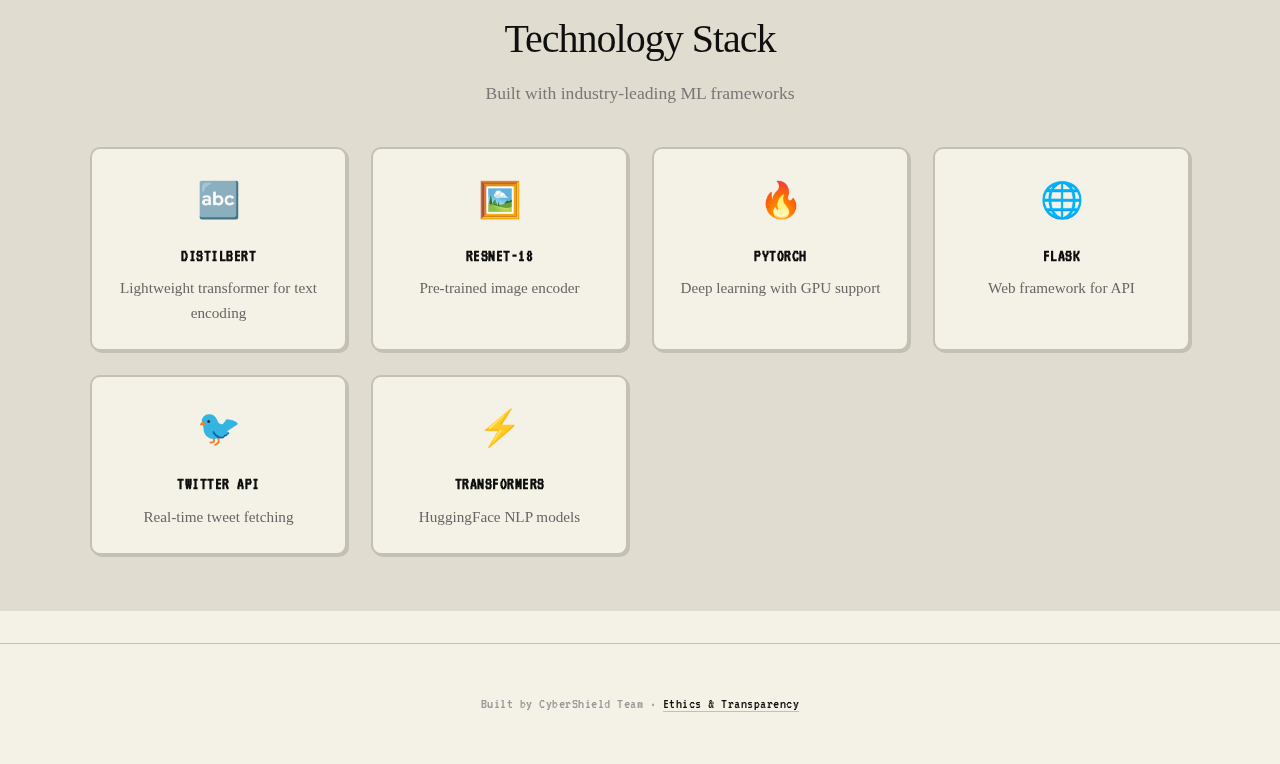
<file: templates/features.html>
<!DOCTYPE html>
<html lang="en">
<head>
<meta charset="UTF-8">
<meta name="viewport" content="width=device-width, initial-scale=1.0">
<title>Features | CyberShield</title>
<link rel="preconnect" href="https://fonts.googleapis.com">
<link rel="preconnect" href="https://fonts.gstatic.com" crossorigin>
<link href="https://fonts.googleapis.com/css2?family=EB+Garamond:ital,wght@0,400;0,600;1,400&family=VT323&display=swap" rel="stylesheet">
<style>
:root {
    --beige-light: #F0EDE0;
    --beige-main: #E0DCCF;
    --beige-dark: #C4C0B3;
    --beige-shadow: #A09C8F;
    --screen-black: #1a1d21;
    --crt-green: #4af626;
    --ink-black: #0f0f0f;
    --font-serif: 'EB Garamond', serif;
    --font-mono: 'VT323', monospace;
}

@font-face { font-family: 'RetroSerif'; src: local('Apple Garamond'), local('Garamond'), local('Times New Roman'); }

* { box-sizing: border-box; margin: 0; padding: 0; }

body {
    background-color: #f4f1e6;
    font-family: 'RetroSerif', serif;
    color: var(--ink-black);
    min-height: 100vh;
    line-height: 1.6;
}

/* === Floating Island Navbar === */
.island-nav {
    position: fixed; top: 20px; left: 50%; transform: translateX(-50%); z-index: 1000;
    display: flex; align-items: center; gap: 6px; padding: 10px 14px;
    background: rgba(228, 224, 212, 0.55);
    backdrop-filter: blur(18px) saturate(160%);
    -webkit-backdrop-filter: blur(18px) saturate(160%);
    border: 1px solid rgba(160, 156, 143, 0.45);
    border-radius: 50px;
    box-shadow: 0 4px 24px rgba(0,0,0,0.08), 0 1px 3px rgba(0,0,0,0.06), inset 0 1px 0 rgba(255,255,255,0.5);
}
.island-nav .nav-brand {
    font-family: var(--font-mono); font-size: 1.1rem; color: var(--ink-black);
    padding: 6px 14px; letter-spacing: 1px;
    border-right: 1px solid rgba(160, 156, 143, 0.4);
    margin-right: 4px; white-space: nowrap; text-decoration: none;
}
.island-nav .nav-link {
    font-family: 'RetroSerif', serif; font-size: 1.05rem; color: #555;
    text-decoration: none; padding: 7px 16px; border-radius: 30px;
    transition: all 0.25s ease; white-space: nowrap;
}
.island-nav .nav-link:hover { background: rgba(15,15,15,0.07); color: var(--ink-black); }
.island-nav .nav-link.active { background: var(--ink-black); color: #f4f1e6; }
.island-nav .nav-link.cta-link {
    background: var(--ink-black); color: #f4f1e6;
    font-family: var(--font-mono); font-size: 0.95rem; letter-spacing: 0.5px; margin-left: 2px;
}
.island-nav .nav-link.cta-link:hover { background: #333; color: #fff; }

/* === Page Header === */
.page-header {
    padding: 7rem 6% 3rem;
    text-align: center;
    border-bottom: 1px solid var(--beige-dark);
}
.page-header h1 {
    font-size: 4.5rem; font-weight: 400; font-family: 'RetroSerif', serif;
    margin-bottom: 1rem; letter-spacing: -2px; line-height: 1;
}
.page-header p {
    color: #666; font-size: 1.25rem; font-family: 'RetroSerif', serif;
    max-width: 650px; margin: 0 auto; line-height: 1.4;
}

/* === Section Headers === */
.section-header { text-align: center; margin-bottom: 2.5rem; }
.section-header h2 {
    font-size: 2.5rem; font-weight: 400; font-family: 'RetroSerif', serif;
    letter-spacing: -1px; margin-bottom: 0.5rem;
}
.section-header p { color: #777; font-size: 1.1rem; font-family: 'RetroSerif', serif; }

/* === Feature Blocks === */
.features-section { padding: 3.5rem 6%; max-width: 1100px; margin: 0 auto; }

.feature-block {
    display: grid;
    grid-template-columns: 1fr 1fr;
    gap: 3rem;
    align-items: center;
    margin-bottom: 4rem;
    padding-bottom: 4rem;
    border-bottom: 1px solid var(--beige-dark);
}
.feature-block:last-child { border-bottom: none; margin-bottom: 0; padding-bottom: 0; }
.feature-block:nth-child(even) { direction: rtl; }
.feature-block:nth-child(even) > * { direction: ltr; }

.feature-content h2 {
    font-family: var(--font-mono);
    font-size: 1.4rem;
    margin-bottom: 0.8rem;
    letter-spacing: 0.5px;
    display: flex; align-items: center; gap: 0.75rem;
}
.feature-content h2 span { font-size: 2rem; }
.feature-content p {
    color: #555; font-family: 'RetroSerif', serif;
    font-size: 1.05rem; margin-bottom: 1.2rem; line-height: 1.5;
}
.feature-list { list-style: none; }
.feature-list li {
    padding: 0.4rem 0; display: flex; align-items: flex-start; gap: 0.75rem;
    color: #555; font-family: 'RetroSerif', serif; font-size: 1rem;
}
.feature-list li::before {
    content: '—';
    color: var(--ink-black);
    font-weight: bold;
    flex-shrink: 0;
}

/* === Feature Visuals === */
.feature-visual {
    background: var(--beige-light);
    border: 2px solid var(--beige-dark);
    border-radius: 10px;
    padding: 1.5rem;
    box-shadow: 2px 2px 0 var(--beige-dark);
}

.code-block {
    background: var(--screen-black);
    border-radius: 8px;
    padding: 1.2rem;
    font-family: var(--font-mono);
    font-size: 1rem;
    color: var(--crt-green);
    letter-spacing: 0.5px;
    line-height: 1.6;
    box-shadow: inset 0 0 15px rgba(0,0,0,0.3);
}
.code-block .keyword { color: #ff9e64; }
.code-block .string { color: var(--crt-green); }
.code-block .comment { color: #636669; }

.emoji-grid {
    display: grid;
    grid-template-columns: repeat(7, 1fr);
    gap: 0.6rem;
}
.emoji-item {
    background: #f4f1e6;
    border: 2px solid var(--beige-dark);
    border-radius: 8px;
    padding: 0.65rem;
    text-align: center;
    font-size: 1.4rem;
    transition: all 0.3s;
    box-shadow: 2px 2px 0 var(--beige-dark);
}
.emoji-item:hover {
    transform: scale(1.15) translateY(-3px);
    border-color: var(--ink-black);
    box-shadow: 3px 4px 0 var(--beige-shadow);
}

.pattern-cards { display: grid; grid-template-columns: 1fr 1fr; gap: 0.8rem; }
.pattern-card {
    background: #f4f1e6;
    border: 2px solid var(--beige-dark);
    border-left: 4px solid var(--ink-black);
    border-radius: 8px;
    padding: 1rem;
    box-shadow: 2px 2px 0 var(--beige-dark);
}
.pattern-card h4 {
    font-family: var(--font-mono);
    font-size: 0.95rem;
    margin-bottom: 0.4rem;
    letter-spacing: 0.5px;
}
.pattern-card code {
    font-family: var(--font-mono);
    font-size: 0.9rem;
    color: #777;
}

/* === Tech Stack === */
.tech-stack {
    padding: 3.5rem 6%;
    background: var(--beige-main);
    border-top: 1px solid var(--beige-dark);
}
.tech-container { max-width: 1100px; margin: 0 auto; }
.tech-grid {
    display: grid;
    grid-template-columns: repeat(auto-fit, minmax(240px, 1fr));
    gap: 1.5rem;
}
.tech-card {
    background: #f4f1e6;
    border: 2px solid var(--beige-dark);
    border-radius: 10px;
    padding: 1.5rem;
    text-align: center;
    box-shadow: 2px 2px 0 var(--beige-dark);
    transition: all 0.3s;
}
.tech-card:hover {
    border-color: var(--ink-black);
    transform: translateY(-3px);
    box-shadow: 3px 5px 0 var(--beige-shadow);
}
.tech-icon { font-size: 2.2rem; margin-bottom: 0.8rem; }
.tech-card h3 {
    font-family: var(--font-mono);
    font-size: 1.1rem;
    margin-bottom: 0.4rem;
    letter-spacing: 0.5px;
}
.tech-card p {
    color: #666; font-size: 0.95rem; font-family: 'RetroSerif', serif;
}

/* === Footer === */
footer {
    padding: 3rem 6%; text-align: center;
    border-top: 1px solid var(--beige-dark); margin-top: 2rem;
}
footer p {
    color: #999; font-size: 0.95rem; font-family: var(--font-mono); letter-spacing: 0.5px;
}
footer a {
    color: var(--ink-black); text-decoration: none;
    border-bottom: 1px solid var(--beige-dark); transition: border-color 0.2s;
}
footer a:hover { border-color: var(--ink-black); }

/* === Responsive === */
@media (max-width: 768px) {
    .page-header h1 { font-size: 3rem; }
    .island-nav { top: 12px; padding: 8px 10px; gap: 2px; }
    .island-nav .nav-brand { display: none; }
    .island-nav .nav-link { font-size: 0.9rem; padding: 6px 10px; }
    .feature-block { grid-template-columns: 1fr; }
    .feature-block:nth-child(even) { direction: ltr; }
    .emoji-grid { grid-template-columns: repeat(5, 1fr); }
    .pattern-cards { grid-template-columns: 1fr; }
}
</style>
</head>
<body>

<!-- Floating Island Navbar -->
<nav class="island-nav">
    <a href="/" class="nav-brand">CYBERSHIELD</a>
    <a href="/" class="nav-link">Home</a>
    <a href="/features" class="nav-link active">Features</a>
    <a href="/architecture" class="nav-link">Architecture</a>
    <a href="/ethics" class="nav-link">Ethics</a>
    <a href="/kid-shield" class="nav-link">Kid Shield</a>
    <a href="/safe-compose" class="nav-link">Safe Compose</a>
    <a href="/try" class="nav-link cta-link">Try It ▸</a>
</nav>

<div class="page-header">
    <h1>Detection Features</h1>
    <p>Multi-modal AI combining text analysis, emoji intelligence, and pattern recognition for cyberbullying detection.</p>
</div>

<section class="features-section">

    <!-- Feature 1: Text Analysis -->
    <div class="feature-block">
        <div class="feature-content">
            <h2><span>🔍</span> DEEP TEXT ANALYSIS</h2>
            <p>DistilBERT-powered text encoder with multiple detection layers for obvious and subtle abuse.</p>
            <ul class="feature-list">
                <li>200+ offensive words with variants</li>
                <li>Leetspeak detection (a$$hole, 1d10t)</li>
                <li>Character repetition normalization</li>
                <li>Spaced-out word detection</li>
                <li>Sarcasm and context analysis</li>
            </ul>
        </div>
        <div class="feature-visual">
            <div class="code-block">
                <span class="comment"># Lexicon Categories</span><br>
                <span class="keyword">profanity</span> = [<span class="string">'asshole'</span>, ...]<br>
                <span class="keyword">slurs</span> = [<span class="string">'faggot'</span>, ...]<br>
                <span class="keyword">threats</span> = [<span class="string">'kill'</span>, ...]<br><br>
                <span class="comment"># Evasion Detection</span><br>
                <span class="string">"a$$h0l3"</span> → <span class="string">"asshole"</span> ✓
            </div>
        </div>
    </div>

    <!-- Feature 2: Emoji Intelligence -->
    <div class="feature-block">
        <div class="feature-content">
            <h2><span>😈</span> EMOJI INTELLIGENCE</h2>
            <p>Specialized tokenizer identifying 28+ emojis used to amplify abusive content.</p>
            <ul class="feature-list">
                <li>Hostile emoji vocabulary</li>
                <li>Context-aware interpretation</li>
                <li>Combined text + emoji severity</li>
            </ul>
        </div>
        <div class="feature-visual">
            <h4 style="margin-bottom:0.8rem; font-family: var(--font-mono); font-size: 0.95rem; color: #888; letter-spacing: 0.5px;">HOSTILE EMOJI DETECTION</h4>
            <div class="emoji-grid">
                <div class="emoji-item">😡</div><div class="emoji-item">🤬</div><div class="emoji-item">👿</div>
                <div class="emoji-item">😠</div><div class="emoji-item">🖕</div><div class="emoji-item">🤡</div>
                <div class="emoji-item">💀</div><div class="emoji-item">🔪</div><div class="emoji-item">💣</div>
                <div class="emoji-item">💢</div><div class="emoji-item">👎</div><div class="emoji-item">🤮</div>
                <div class="emoji-item">💩</div><div class="emoji-item">☠️</div>
            </div>
        </div>
    </div>

    <!-- Feature 3: Pattern Detection -->
    <div class="feature-block">
        <div class="feature-content">
            <h2><span>🎯</span> PATTERN DETECTION</h2>
            <p>Advanced regex patterns for personal attacks, threats, and harassment.</p>
            <ul class="feature-list">
                <li>Personal attack labeling</li>
                <li>Direct threat detection</li>
                <li>Suicide encouragement (CRITICAL)</li>
                <li>Dehumanizing comparisons</li>
            </ul>
        </div>
        <div class="feature-visual">
            <div class="pattern-cards">
                <div class="pattern-card"><h4>THREATS</h4><code>"kill yourself" → +0.25</code></div>
                <div class="pattern-card"><h4>PERSONAL ATTACKS</h4><code>"you are a racist" → +0.10</code></div>
                <div class="pattern-card"><h4>INTENSIFIED</h4><code>"fucking idiot" → +0.08</code></div>
                <div class="pattern-card"><h4>DEHUMANIZING</h4><code>"you're an animal" → +0.12</code></div>
            </div>
        </div>
    </div>

</section>

<section class="tech-stack">
    <div class="tech-container">
        <div class="section-header">
            <h2>Technology Stack</h2>
            <p>Built with industry-leading ML frameworks</p>
        </div>
        <div class="tech-grid">
            <div class="tech-card"><div class="tech-icon">🔤</div><h3>DISTILBERT</h3><p>Lightweight transformer for text encoding</p></div>
            <div class="tech-card"><div class="tech-icon">🖼️</div><h3>RESNET-18</h3><p>Pre-trained image encoder</p></div>
            <div class="tech-card"><div class="tech-icon">🔥</div><h3>PYTORCH</h3><p>Deep learning with GPU support</p></div>
            <div class="tech-card"><div class="tech-icon">🌐</div><h3>FLASK</h3><p>Web framework for API</p></div>
            <div class="tech-card"><div class="tech-icon">🐦</div><h3>TWITTER API</h3><p>Real-time tweet fetching</p></div>
            <div class="tech-card"><div class="tech-icon">⚡</div><h3>TRANSFORMERS</h3><p>HuggingFace NLP models</p></div>
        </div>
    </div>
</section>

<footer>
    <p>Built by CyberShield Team · <a href="/ethics">Ethics & Transparency</a></p>
</footer>

</body>
</html>
</file>
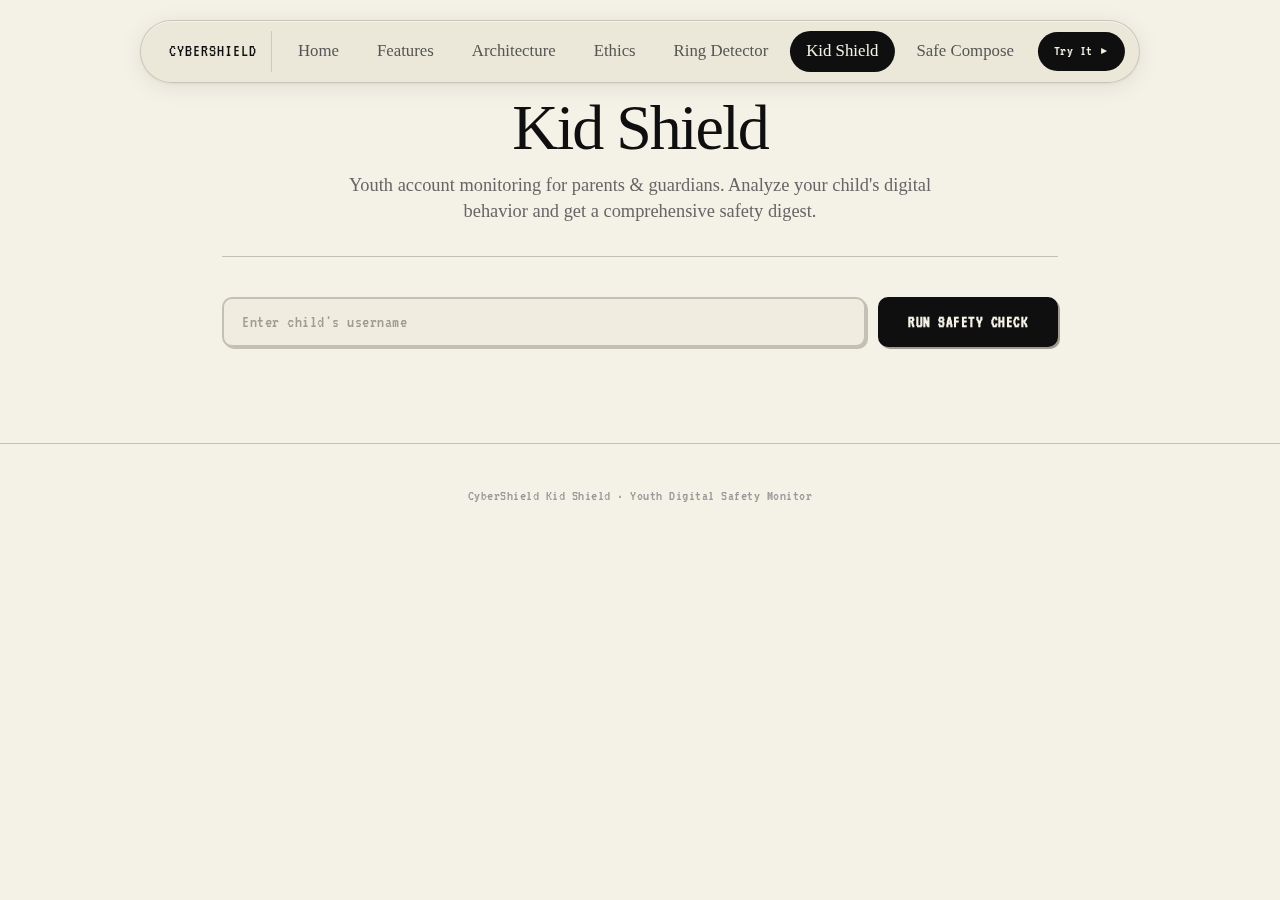
<file: templates/kid_shield.html>
<!DOCTYPE html>
<html lang="en">
<head>
<meta charset="UTF-8">
<meta name="viewport" content="width=device-width, initial-scale=1.0">
<title>Kid Shield | CyberShield</title>
<link rel="preconnect" href="https://fonts.googleapis.com">
<link rel="preconnect" href="https://fonts.gstatic.com" crossorigin>
<link href="https://fonts.googleapis.com/css2?family=EB+Garamond:ital,wght@0,400;0,600;1,400&family=VT323&display=swap" rel="stylesheet">
<style>
:root {
    --beige-light: #F0EDE0;
    --beige-main: #E0DCCF;
    --beige-dark: #C4C0B3;
    --beige-shadow: #A09C8F;
    --screen-black: #1a1d21;
    --crt-green: #4af626;
    --ink-black: #0f0f0f;
    --font-serif: 'EB Garamond', serif;
    --font-mono: 'VT323', monospace;
    --zone-safe: #2d6a4f;
    --zone-caution: #b08c1a;
    --zone-risk: #9b2226;
}
@font-face { font-family: 'RetroSerif'; src: local('Apple Garamond'), local('Garamond'), local('Times New Roman'); }
* { box-sizing: border-box; margin: 0; padding: 0; }
body { background-color: #f4f1e6; font-family: 'RetroSerif', serif; color: var(--ink-black); min-height: 100vh; line-height: 1.6; }

/* Island Navbar */
.island-nav { position: fixed; top: 20px; left: 50%; transform: translateX(-50%); z-index: 1000; display: flex; align-items: center; gap: 6px; padding: 10px 14px; background: rgba(228,224,212,0.55); backdrop-filter: blur(18px) saturate(160%); -webkit-backdrop-filter: blur(18px) saturate(160%); border: 1px solid rgba(160,156,143,0.45); border-radius: 50px; box-shadow: 0 4px 24px rgba(0,0,0,0.08), 0 1px 3px rgba(0,0,0,0.06), inset 0 1px 0 rgba(255,255,255,0.5); }
.island-nav .nav-brand { font-family: var(--font-mono); font-size: 1.1rem; color: var(--ink-black); padding: 6px 14px; letter-spacing: 1px; border-right: 1px solid rgba(160,156,143,0.4); margin-right: 4px; white-space: nowrap; text-decoration: none; }
.island-nav .nav-link { font-family: 'RetroSerif', serif; font-size: 1.05rem; color: #555; text-decoration: none; padding: 7px 16px; border-radius: 30px; transition: all 0.25s ease; white-space: nowrap; }
.island-nav .nav-link:hover { background: rgba(15,15,15,0.07); color: var(--ink-black); }
.island-nav .nav-link.active { background: var(--ink-black); color: #f4f1e6; }
.island-nav .nav-link.cta-link { background: var(--ink-black); color: #f4f1e6; font-family: var(--font-mono); font-size: 0.95rem; letter-spacing: 0.5px; margin-left: 2px; }
.island-nav .nav-link.cta-link:hover { background: #333; color: #fff; }

.main-layout { max-width: 900px; margin: 0 auto; padding: 6rem 2rem 3rem; }

.page-header { text-align: center; margin-bottom: 2.5rem; padding-bottom: 2rem; border-bottom: 1px solid var(--beige-dark); }
.page-header h1 { font-size: 4rem; font-weight: 400; font-family: 'RetroSerif', serif; margin-bottom: 0.8rem; letter-spacing: -2px; line-height: 1; }
.page-header .subtitle { color: #666; font-size: 1.15rem; font-family: 'RetroSerif', serif; max-width: 600px; margin: 0 auto; line-height: 1.4; }

.search-section { margin-bottom: 2rem; }
.search-box { display: flex; gap: 12px; }
.search-input { flex: 1; background: var(--beige-light); border: 2px solid var(--beige-dark); color: var(--ink-black); font-size: 1.1rem; font-family: var(--font-mono); outline: none; padding: 14px 18px; border-radius: 10px; letter-spacing: 0.5px; transition: all 0.3s; box-shadow: 2px 2px 0 var(--beige-dark); }
.search-input:focus { border-color: var(--ink-black); box-shadow: 3px 3px 0 var(--beige-shadow); }
.search-input::placeholder { color: var(--beige-shadow); }
.search-btn { background: var(--ink-black); color: #f4f1e6; border: 2px solid var(--ink-black); border-radius: 10px; padding: 14px 28px; font-weight: 700; font-size: 1.05rem; font-family: var(--font-mono); cursor: pointer; transition: all 0.3s; letter-spacing: 0.5px; box-shadow: 2px 2px 0 var(--beige-shadow); }
.search-btn:hover { transform: translateY(-2px); box-shadow: 3px 5px 0 var(--beige-shadow); }
.search-btn:disabled { opacity: 0.5; cursor: not-allowed; transform: none; }

.loader { display: none; padding: 3rem; text-align: center; }
.loader.active { display: block; }
.spinner { width: 48px; height: 48px; border: 4px solid var(--beige-dark); border-top-color: var(--ink-black); border-radius: 50%; animation: spin 0.8s linear infinite; margin: 0 auto 1rem; }
@keyframes spin { to { transform: rotate(360deg); } }
.loader p { color: #888; font-family: var(--font-mono); font-size: 1rem; letter-spacing: 0.5px; }

.error-box { display: none; margin-bottom: 1.5rem; background: #f4f1e6; border: 2px solid var(--zone-risk); border-radius: 10px; padding: 1.2rem; text-align: center; color: var(--zone-risk); font-family: var(--font-mono); box-shadow: 2px 2px 0 var(--beige-dark); }
.error-box.active { display: block; }

.results-section { display: none; }
.results-section.active { display: block; }

/* Wellbeing Card */
.wellbeing-card { background: var(--beige-light); border: 2px solid var(--beige-dark); border-radius: 10px; padding: 2rem; margin-bottom: 2rem; text-align: center; box-shadow: 2px 2px 0 var(--beige-dark); }
.wellbeing-card h2 { font-family: var(--font-mono); font-size: 1.2rem; letter-spacing: 0.5px; margin-bottom: 0.5rem; color: #888; }
.wellbeing-score { font-size: 5rem; font-weight: 700; font-family: var(--font-mono); line-height: 1; margin-bottom: 0.3rem; }
.wellbeing-score.safe { color: var(--zone-safe); }
.wellbeing-score.caution { color: var(--zone-caution); }
.wellbeing-score.risk { color: var(--zone-risk); }
.wellbeing-label { font-family: var(--font-mono); font-size: 1rem; letter-spacing: 0.5px; color: #888; margin-bottom: 1rem; }

.safety-badge { display: inline-block; padding: 8px 24px; border-radius: 50px; font-weight: 700; text-transform: uppercase; font-size: 1rem; font-family: var(--font-mono); letter-spacing: 1px; border: 2px solid; }
.safety-badge.safe { background: rgba(45,106,79,0.12); color: var(--zone-safe); border-color: var(--zone-safe); }
.safety-badge.caution { background: rgba(176,140,26,0.12); color: var(--zone-caution); border-color: var(--zone-caution); }
.safety-badge.risk { background: rgba(155,34,38,0.12); color: var(--zone-risk); border-color: var(--zone-risk); }

/* Stats Row */
.stats-row { display: grid; grid-template-columns: repeat(3, 1fr); gap: 1rem; margin-bottom: 2rem; }
.stat-card { background: var(--beige-light); border: 2px solid var(--beige-dark); border-radius: 10px; padding: 1.2rem; text-align: center; box-shadow: 2px 2px 0 var(--beige-dark); }
.stat-value { font-size: 2rem; font-weight: 700; font-family: var(--font-mono); color: var(--ink-black); margin-bottom: 0.2rem; }
.stat-label { color: #888; font-size: 0.85rem; font-family: var(--font-mono); text-transform: uppercase; letter-spacing: 0.5px; }

/* Category Breakdown */
.categories-card { background: var(--beige-light); border: 2px solid var(--beige-dark); border-radius: 10px; padding: 1.5rem; margin-bottom: 2rem; box-shadow: 2px 2px 0 var(--beige-dark); }
.categories-card h3 { font-family: var(--font-mono); font-size: 1.1rem; letter-spacing: 0.5px; margin-bottom: 1rem; }

.cat-row { display: flex; align-items: center; gap: 12px; margin-bottom: 0.8rem; }
.cat-label { font-family: var(--font-mono); font-size: 0.9rem; width: 140px; flex-shrink: 0; text-transform: uppercase; letter-spacing: 0.5px; color: #666; }
.cat-bar-bg { flex: 1; height: 20px; background: #f4f1e6; border: 1px solid var(--beige-dark); border-radius: 4px; overflow: hidden; }
.cat-bar { height: 100%; border-radius: 3px; transition: width 0.6s ease; min-width: 2px; }
.cat-bar.profanity { background: var(--zone-risk); }
.cat-bar.threats { background: #8b0000; }
.cat-bar.personal { background: var(--zone-caution); }
.cat-bar.emoji { background: #c05621; }
.cat-bar.sexual { background: #7b2d8b; }
.cat-bar.dehumanizing { background: #555; }
.cat-pct { font-family: var(--font-mono); font-size: 0.9rem; width: 50px; text-align: right; color: #888; }

/* Tweets */
.tweets-section h3 { font-size: 1.5rem; font-weight: 400; font-family: 'RetroSerif', serif; margin-bottom: 1.2rem; }
.tweet-card { background: var(--beige-light); border: 2px solid var(--beige-dark); border-radius: 10px; padding: 1.3rem; margin-bottom: 1rem; border-left: 5px solid; box-shadow: 2px 2px 0 var(--beige-dark); transition: all 0.3s; }
.tweet-card:hover { transform: translateX(4px); box-shadow: 3px 5px 0 var(--beige-shadow); }
.tweet-card.safe { border-left-color: var(--zone-safe); }
.tweet-card.flagged { border-left-color: var(--zone-risk); }
.tweet-header { display: flex; justify-content: space-between; align-items: center; margin-bottom: 0.8rem; flex-wrap: wrap; gap: 8px; }
.tweet-status { font-size: 0.95rem; font-weight: 700; font-family: var(--font-mono); letter-spacing: 0.5px; }
.tweet-status.safe { color: var(--zone-safe); }
.tweet-status.flagged { color: var(--zone-risk); }
.tweet-score { background: #f4f1e6; border: 1px solid var(--beige-dark); padding: 4px 12px; border-radius: 20px; font-size: 0.85rem; font-family: var(--font-mono); color: #888; }
.tweet-text { margin-bottom: 1rem; font-size: 1.05rem; line-height: 1.6; font-family: 'RetroSerif', serif; }
.tweet-explanation { background: var(--screen-black); border-radius: 8px; padding: 1rem; box-shadow: inset 0 0 12px rgba(0,0,0,0.3); }
.tweet-explanation h5 { font-size: 0.9rem; margin-bottom: 0.6rem; color: var(--crt-green); font-family: var(--font-mono); text-transform: uppercase; letter-spacing: 1px; }
.tweet-explanation ul { list-style: none; }
.tweet-explanation li { padding: 3px 0; display: flex; align-items: flex-start; gap: 8px; color: #aaa; font-family: var(--font-mono); font-size: 0.9rem; }
.tweet-explanation li::before { content: '→'; color: var(--crt-green); font-weight: 700; }

footer { padding: 2.5rem 6%; text-align: center; border-top: 1px solid var(--beige-dark); margin-top: 1rem; }
footer p { color: #999; font-size: 0.95rem; font-family: var(--font-mono); letter-spacing: 0.5px; }

@media (max-width: 768px) {
    .page-header h1 { font-size: 2.5rem; }
    .island-nav { top: 12px; padding: 8px 10px; gap: 2px; }
    .island-nav .nav-brand { display: none; }
    .island-nav .nav-link { font-size: 0.9rem; padding: 6px 10px; }
    .stats-row { grid-template-columns: 1fr; }
    .search-box { flex-direction: column; }
    .cat-label { width: 100px; font-size: 0.8rem; }
}
</style>
</head>
<body>

<nav class="island-nav">
    <a href="/" class="nav-brand">CYBERSHIELD</a>
    <a href="/" class="nav-link">Home</a>
    <a href="/features" class="nav-link">Features</a>
    <a href="/architecture" class="nav-link">Architecture</a>
    <a href="/ethics" class="nav-link">Ethics</a>
    <a href="/bully-ring" class="nav-link">Ring Detector</a>
    <a href="/kid-shield" class="nav-link active">Kid Shield</a>
    <a href="/safe-compose" class="nav-link">Safe Compose</a>
    <a href="/try" class="nav-link cta-link">Try It ▸</a>
</nav>

<div class="main-layout">
    <div class="page-header">
        <h1>Kid Shield</h1>
        <p class="subtitle">Youth account monitoring for parents & guardians. Analyze your child's digital behavior and get a comprehensive safety digest.</p>
    </div>

    <div class="search-section">
        <div class="search-box">
            <input type="text" id="usernameInput" class="search-input" placeholder="Enter child's username">
            <button id="analyzeBtn" class="search-btn">RUN SAFETY CHECK</button>
        </div>
    </div>

    <div class="loader" id="loader">
        <div class="spinner"></div>
        <p>GENERATING SAFETY DIGEST...</p>
    </div>

    <div class="error-box" id="errorBox">
        <p id="errorMessage">An error occurred.</p>
    </div>

    <div class="results-section" id="results">
        <!-- Wellbeing Score -->
        <div class="wellbeing-card">
            <h2>DIGITAL WELLBEING SCORE</h2>
            <div class="wellbeing-score" id="wellbeingScore">0</div>
            <div class="wellbeing-label">out of 100 — higher is safer</div>
            <div class="safety-badge" id="safetyBadge">SAFE</div>
        </div>

        <!-- Stats -->
        <div class="stats-row">
            <div class="stat-card">
                <div class="stat-value" id="tweetsAnalyzed">0</div>
                <div class="stat-label">Tweets Analyzed</div>
            </div>
            <div class="stat-card">
                <div class="stat-value" id="flaggedCount">0</div>
                <div class="stat-label">Flagged Tweets</div>
            </div>
            <div class="stat-card">
                <div class="stat-value" id="riskScore">0%</div>
                <div class="stat-label">Risk Score</div>
            </div>
        </div>

        <!-- Category Breakdown -->
        <div class="categories-card">
            <h3>BEHAVIOR BREAKDOWN</h3>
            <div id="categoriesContainer"></div>
        </div>

        <!-- Tweets -->
        <section class="tweets-section">
            <h3>Tweet Analysis</h3>
            <div id="tweetsList"></div>
        </section>
    </div>
</div>

<footer>
    <p>CyberShield Kid Shield · Youth Digital Safety Monitor</p>
</footer>

<script>
const usernameInput = document.getElementById('usernameInput');
const analyzeBtn = document.getElementById('analyzeBtn');
const loader = document.getElementById('loader');
const errorBox = document.getElementById('errorBox');
const errorMessage = document.getElementById('errorMessage');
const results = document.getElementById('results');

analyzeBtn.addEventListener('click', analyze);
usernameInput.addEventListener('keypress', (e) => { if (e.key === 'Enter') analyze(); });

async function analyze() {
    const username = usernameInput.value.trim().replace('@', '');
    if (!username) { showError('Please enter a username'); return; }

    loader.classList.add('active');
    results.classList.remove('active');
    errorBox.classList.remove('active');
    analyzeBtn.disabled = true;

    try {
        const resp = await fetch('/analyze-kid', {
            method: 'POST',
            headers: { 'Content-Type': 'application/json' },
            body: JSON.stringify({ username })
        });
        if (!resp.ok) throw new Error('Failed');
        const data = await resp.json();
        if (data.error) { showError(data.error); return; }
        displayResults(data);
    } catch (e) {
        showError('Analysis failed. Please try again.');
    } finally {
        loader.classList.remove('active');
        analyzeBtn.disabled = false;
    }
}

function showError(msg) {
    errorMessage.textContent = msg;
    errorBox.classList.add('active');
}

function displayResults(data) {
    // Wellbeing score
    const scoreEl = document.getElementById('wellbeingScore');
    scoreEl.textContent = data.wellbeing_score;
    scoreEl.className = 'wellbeing-score';
    if (data.wellbeing_score >= 70) scoreEl.classList.add('safe');
    else if (data.wellbeing_score >= 40) scoreEl.classList.add('caution');
    else scoreEl.classList.add('risk');

    // Safety badge
    const badge = document.getElementById('safetyBadge');
    badge.textContent = data.safety_status;
    badge.className = 'safety-badge';
    if (data.safety_status === 'SAFE') badge.classList.add('safe');
    else if (data.safety_status === 'CAUTION') badge.classList.add('caution');
    else badge.classList.add('risk');

    // Stats
    document.getElementById('tweetsAnalyzed').textContent = data.tweets_analyzed;
    document.getElementById('flaggedCount').textContent = data.flagged_count;
    document.getElementById('riskScore').textContent = data.risk_score + '%';

    // Categories
    const catNames = {
        profanity: 'Profanity',
        threats: 'Threats',
        personal_attacks: 'Attacks',
        hostile_emoji: 'Hostile Emoji',
        sexual_content: 'Sexual',
        dehumanizing: 'Dehumanizing'
    };
    const catContainer = document.getElementById('categoriesContainer');
    catContainer.innerHTML = Object.entries(data.categories).map(([key, pct]) => {
        const cssClass = key === 'personal_attacks' ? 'personal' : 
                         key === 'hostile_emoji' ? 'emoji' : 
                         key === 'sexual_content' ? 'sexual' : key;
        return `
            <div class="cat-row">
                <span class="cat-label">${catNames[key] || key}</span>
                <div class="cat-bar-bg">
                    <div class="cat-bar ${cssClass}" style="width: ${Math.max(pct, 2)}%"></div>
                </div>
                <span class="cat-pct">${pct}%</span>
            </div>
        `;
    }).join('');

    // Tweets
    const tweetsList = document.getElementById('tweetsList');
    tweetsList.innerHTML = data.tweets.map(tweet => `
        <div class="tweet-card ${tweet.is_bullying ? 'flagged' : 'safe'}">
            <div class="tweet-header">
                <div class="tweet-status ${tweet.is_bullying ? 'flagged' : 'safe'}">
                    ${tweet.is_bullying ? '🚨 FLAGGED' : '✓ SAFE'}
                </div>
                <div class="tweet-score">Score: ${tweet.score}%</div>
            </div>
            <p class="tweet-text">${escapeHtml(tweet.text)}</p>
            <div class="tweet-explanation">
                <h5>Analysis</h5>
                <ul>
                    ${tweet.explanation.map(e => `<li>${escapeHtml(e)}</li>`).join('')}
                </ul>
            </div>
        </div>
    `).join('');

    results.classList.add('active');
}

function escapeHtml(text) {
    const div = document.createElement('div');
    div.textContent = text;
    return div.innerHTML;
}
</script>
</body>
</html>
</file>
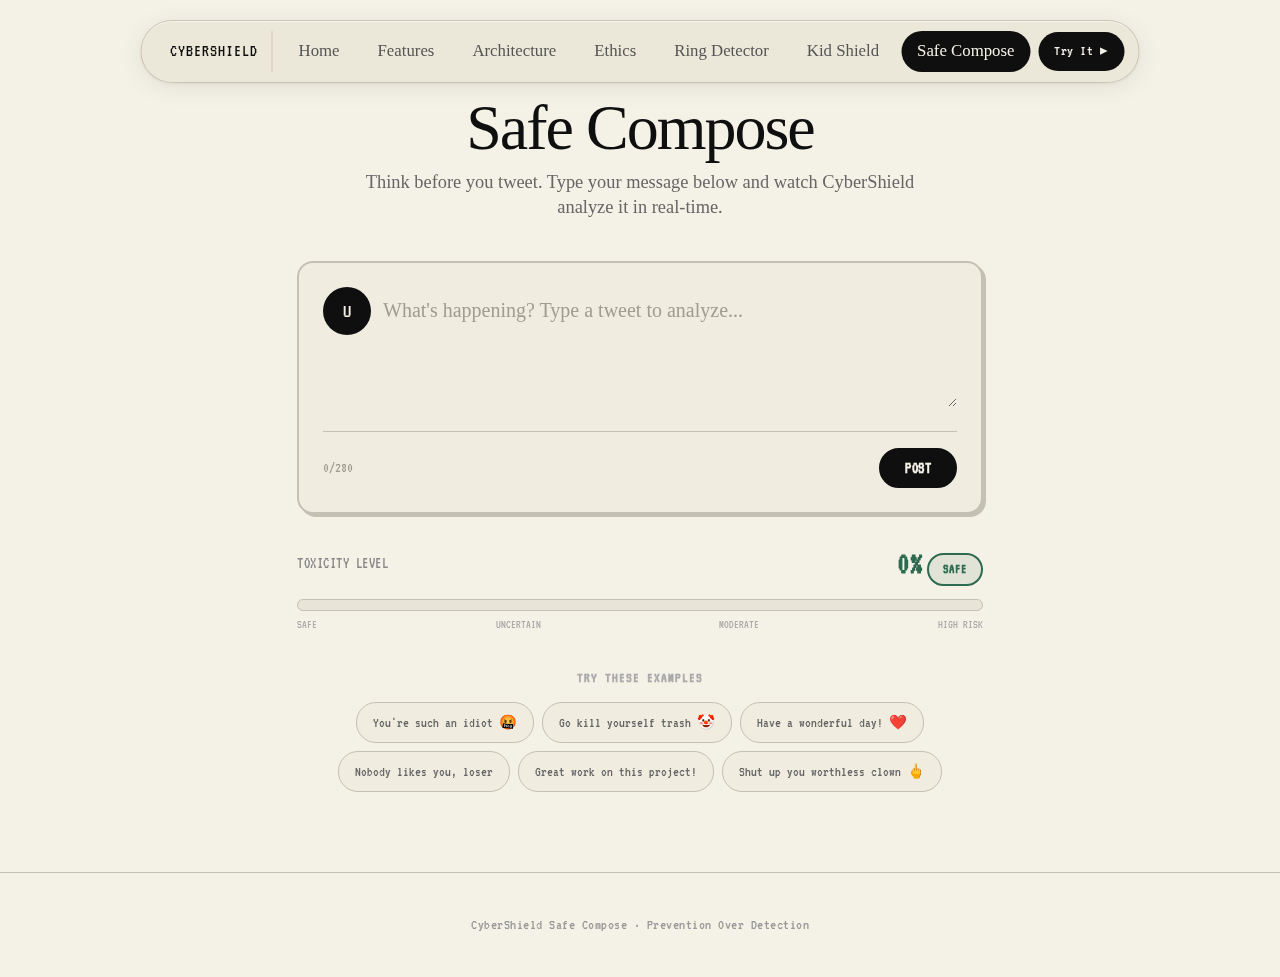
<file: templates/safe_compose.html>
<!DOCTYPE html>
<html lang="en">
<head>
<meta charset="UTF-8">
<meta name="viewport" content="width=device-width, initial-scale=1.0">
<title>Safe Compose | CyberShield</title>
<link rel="preconnect" href="https://fonts.googleapis.com">
<link rel="preconnect" href="https://fonts.gstatic.com" crossorigin>
<link href="https://fonts.googleapis.com/css2?family=EB+Garamond:ital,wght@0,400;0,600;1,400&family=VT323&display=swap" rel="stylesheet">
<style>
:root {
    --beige-light: #F0EDE0;
    --beige-main: #E0DCCF;
    --beige-dark: #C4C0B3;
    --beige-shadow: #A09C8F;
    --screen-black: #1a1d21;
    --crt-green: #4af626;
    --ink-black: #0f0f0f;
    --font-serif: 'EB Garamond', serif;
    --font-mono: 'VT323', monospace;
    --zone-safe: #2d6a4f;
    --zone-uncertain: #b08c1a;
    --zone-moderate: #c05621;
    --zone-high: #9b2226;
    --glow-safe: rgba(45, 106, 79, 0.15);
    --glow-warn: rgba(176, 140, 26, 0.15);
    --glow-danger: rgba(155, 34, 38, 0.2);
}
@font-face { font-family: 'RetroSerif'; src: local('Apple Garamond'), local('Garamond'), local('Times New Roman'); }
* { box-sizing: border-box; margin: 0; padding: 0; }
body { background-color: #f4f1e6; font-family: 'RetroSerif', serif; color: var(--ink-black); min-height: 100vh; line-height: 1.6; transition: background-color 0.5s ease; }

/* Dynamic background glow */
body.zone-safe { background-color: #f4f1e6; }
body.zone-uncertain { background-color: #f7f3e2; }
body.zone-moderate { background-color: #f9f0de; }
body.zone-high { background-color: #fceae8; }

/* Island Navbar */
.island-nav { position: fixed; top: 20px; left: 50%; transform: translateX(-50%); z-index: 1000; display: flex; align-items: center; gap: 6px; padding: 10px 14px; background: rgba(228,224,212,0.55); backdrop-filter: blur(18px) saturate(160%); -webkit-backdrop-filter: blur(18px) saturate(160%); border: 1px solid rgba(160,156,143,0.45); border-radius: 50px; box-shadow: 0 4px 24px rgba(0,0,0,0.08), 0 1px 3px rgba(0,0,0,0.06), inset 0 1px 0 rgba(255,255,255,0.5); }
.island-nav .nav-brand { font-family: var(--font-mono); font-size: 1.1rem; color: var(--ink-black); padding: 6px 14px; letter-spacing: 1px; border-right: 1px solid rgba(160,156,143,0.4); margin-right: 4px; white-space: nowrap; text-decoration: none; }
.island-nav .nav-link { font-family: 'RetroSerif', serif; font-size: 1.05rem; color: #555; text-decoration: none; padding: 7px 16px; border-radius: 30px; transition: all 0.25s ease; white-space: nowrap; }
.island-nav .nav-link:hover { background: rgba(15,15,15,0.07); color: var(--ink-black); }
.island-nav .nav-link.active { background: var(--ink-black); color: #f4f1e6; }
.island-nav .nav-link.cta-link { background: var(--ink-black); color: #f4f1e6; font-family: var(--font-mono); font-size: 0.95rem; letter-spacing: 0.5px; margin-left: 2px; }
.island-nav .nav-link.cta-link:hover { background: #333; color: #fff; }

.main-layout { max-width: 750px; margin: 0 auto; padding: 6rem 2rem 3rem; }

.page-header { text-align: center; margin-bottom: 2.5rem; }
.page-header h1 { font-size: 4rem; font-weight: 400; font-family: 'RetroSerif', serif; margin-bottom: 0.6rem; letter-spacing: -2px; line-height: 1; }
.page-header .subtitle { color: #666; font-size: 1.15rem; font-family: 'RetroSerif', serif; max-width: 550px; margin: 0 auto; line-height: 1.4; }

/* === Tweet Compose Card === */
.compose-card {
    background: var(--beige-light);
    border: 2px solid var(--beige-dark);
    border-radius: 16px;
    padding: 1.5rem;
    box-shadow: 3px 3px 0 var(--beige-dark);
    transition: border-color 0.4s ease, box-shadow 0.4s ease;
    position: relative;
    overflow: hidden;
}
.compose-card.danger {
    border-color: var(--zone-high);
    box-shadow: 3px 3px 0 var(--zone-high), 0 0 30px rgba(155,34,38,0.12);
}
.compose-card.warning {
    border-color: var(--zone-uncertain);
    box-shadow: 3px 3px 0 var(--zone-uncertain), 0 0 20px rgba(176,140,26,0.1);
}

.compose-top {
    display: flex;
    align-items: flex-start;
    gap: 12px;
    margin-bottom: 1rem;
}

.compose-avatar {
    width: 48px; height: 48px; border-radius: 50%;
    background: var(--ink-black);
    display: flex; align-items: center; justify-content: center;
    font-family: var(--font-mono); color: #f4f1e6; font-size: 1.3rem;
    flex-shrink: 0;
}

.compose-body { flex: 1; }

.compose-textarea {
    width: 100%;
    min-height: 120px;
    background: transparent;
    border: none;
    outline: none;
    font-family: 'RetroSerif', serif;
    font-size: 1.25rem;
    color: var(--ink-black);
    resize: vertical;
    line-height: 1.5;
    padding: 8px 0;
}
.compose-textarea::placeholder { color: var(--beige-shadow); }

/* Highlighted preview */
.highlight-preview {
    display: none;
    min-height: 40px;
    padding: 8px 0;
    font-family: 'RetroSerif', serif;
    font-size: 1.25rem;
    line-height: 1.5;
    word-wrap: break-word;
    margin-bottom: 0.5rem;
}
.highlight-preview .toxic-word {
    background: rgba(155,34,38,0.18);
    color: var(--zone-high);
    padding: 2px 4px;
    border-radius: 4px;
    border-bottom: 2px solid var(--zone-high);
    font-weight: 600;
}

/* Character count */
.compose-footer {
    display: flex;
    justify-content: space-between;
    align-items: center;
    border-top: 1px solid var(--beige-dark);
    padding-top: 1rem;
    margin-top: 0.5rem;
}

.char-count {
    font-family: var(--font-mono);
    font-size: 0.95rem;
    color: var(--beige-shadow);
}

.compose-actions {
    display: flex;
    gap: 8px;
}

.btn-post {
    padding: 10px 24px;
    border-radius: 50px;
    border: 2px solid var(--ink-black);
    background: var(--ink-black);
    color: #f4f1e6;
    font-family: var(--font-mono);
    font-size: 1rem;
    font-weight: 700;
    cursor: pointer;
    letter-spacing: 0.5px;
    transition: all 0.3s;
}
.btn-post:hover { background: #333; }
.btn-post:disabled { opacity: 0.4; cursor: not-allowed; }

.btn-rewrite {
    padding: 10px 20px;
    border-radius: 50px;
    border: 2px solid var(--zone-high);
    background: rgba(155,34,38,0.08);
    color: var(--zone-high);
    font-family: var(--font-mono);
    font-size: 1rem;
    font-weight: 700;
    cursor: pointer;
    letter-spacing: 0.5px;
    transition: all 0.3s;
    display: none;
    animation: fadeSlideIn 0.4s ease;
}
.btn-rewrite:hover { background: rgba(155,34,38,0.15); transform: scale(1.03); }
.btn-rewrite.visible { display: inline-flex; align-items: center; gap: 6px; }

@keyframes fadeSlideIn {
    from { opacity: 0; transform: translateY(8px); }
    to { opacity: 1; transform: translateY(0); }
}

/* === Live Toxicity Meter === */
.meter-section {
    margin-top: 1.5rem;
    margin-bottom: 2rem;
}

.meter-header {
    display: flex;
    justify-content: space-between;
    align-items: center;
    margin-bottom: 0.6rem;
}

.meter-label {
    font-family: var(--font-mono);
    font-size: 1rem;
    letter-spacing: 0.5px;
    color: #888;
}

.meter-score {
    font-family: var(--font-mono);
    font-size: 2rem;
    font-weight: 700;
    transition: color 0.4s ease;
}
.meter-score.safe { color: var(--zone-safe); }
.meter-score.uncertain { color: var(--zone-uncertain); }
.meter-score.moderate { color: var(--zone-moderate); }
.meter-score.high { color: var(--zone-high); }

.meter-bar-bg {
    width: 100%;
    height: 12px;
    background: #e8e5d8;
    border-radius: 6px;
    overflow: hidden;
    border: 1px solid var(--beige-dark);
}

.meter-bar {
    height: 100%;
    width: 0%;
    border-radius: 5px;
    transition: width 0.5s cubic-bezier(0.4, 0, 0.2, 1), background 0.5s ease;
}
.meter-bar.safe { background: linear-gradient(90deg, #2d6a4f, #40916c); }
.meter-bar.uncertain { background: linear-gradient(90deg, #b08c1a, #d4a91a); }
.meter-bar.moderate { background: linear-gradient(90deg, #c05621, #e07832); }
.meter-bar.high { background: linear-gradient(90deg, #9b2226, #d32f2f); }

.meter-zones {
    display: flex;
    justify-content: space-between;
    margin-top: 4px;
    font-family: var(--font-mono);
    font-size: 0.75rem;
    color: #aaa;
}

/* Zone badge */
.zone-badge {
    display: inline-block;
    padding: 4px 14px;
    border-radius: 20px;
    font-family: var(--font-mono);
    font-size: 0.85rem;
    font-weight: 700;
    letter-spacing: 1px;
    border: 2px solid;
    transition: all 0.4s ease;
}
.zone-badge.safe { background: rgba(45,106,79,0.1); color: var(--zone-safe); border-color: var(--zone-safe); }
.zone-badge.uncertain { background: rgba(176,140,26,0.1); color: var(--zone-uncertain); border-color: var(--zone-uncertain); }
.zone-badge.moderate { background: rgba(192,86,33,0.1); color: var(--zone-moderate); border-color: var(--zone-moderate); }
.zone-badge.high { background: rgba(155,34,38,0.1); color: var(--zone-high); border-color: var(--zone-high); }

/* === Analysis Panel === */
.analysis-panel {
    display: none;
    background: var(--screen-black);
    border-radius: 10px;
    padding: 1.2rem;
    margin-bottom: 1.5rem;
    box-shadow: inset 0 0 15px rgba(0,0,0,0.3);
    animation: fadeSlideIn 0.4s ease;
}
.analysis-panel.visible { display: block; }
.analysis-panel h4 {
    font-family: var(--font-mono);
    color: var(--crt-green);
    font-size: 0.95rem;
    letter-spacing: 1px;
    text-transform: uppercase;
    margin-bottom: 0.6rem;
}
.analysis-panel ul { list-style: none; }
.analysis-panel li {
    padding: 3px 0;
    display: flex;
    align-items: flex-start;
    gap: 8px;
    color: #aaa;
    font-family: var(--font-mono);
    font-size: 0.9rem;
}
.analysis-panel li::before { content: '→'; color: var(--crt-green); font-weight: 700; }

/* === Rewrite Result === */
.rewrite-result {
    display: none;
    margin-bottom: 1.5rem;
    animation: fadeSlideIn 0.4s ease;
}
.rewrite-result.visible { display: block; }

.rewrite-compare {
    display: grid;
    grid-template-columns: 1fr 1fr;
    gap: 1rem;
}

.rewrite-box {
    border-radius: 10px;
    padding: 1.2rem;
    border: 2px solid;
}
.rewrite-box.original {
    background: rgba(155,34,38,0.05);
    border-color: var(--zone-high);
}
.rewrite-box.rewritten {
    background: rgba(45,106,79,0.05);
    border-color: var(--zone-safe);
}
.rewrite-box h5 {
    font-family: var(--font-mono);
    font-size: 0.85rem;
    letter-spacing: 1px;
    text-transform: uppercase;
    margin-bottom: 0.6rem;
}
.rewrite-box.original h5 { color: var(--zone-high); }
.rewrite-box.rewritten h5 { color: var(--zone-safe); }
.rewrite-box p {
    font-family: 'RetroSerif', serif;
    font-size: 1.1rem;
    line-height: 1.5;
}
.rewrite-box .score-tag {
    display: inline-block;
    margin-top: 0.6rem;
    padding: 3px 10px;
    border-radius: 12px;
    font-family: var(--font-mono);
    font-size: 0.8rem;
    font-weight: 700;
}
.rewrite-box.original .score-tag { background: rgba(155,34,38,0.12); color: var(--zone-high); }
.rewrite-box.rewritten .score-tag { background: rgba(45,106,79,0.12); color: var(--zone-safe); }

.use-rewrite-btn {
    display: block;
    width: 100%;
    margin-top: 1rem;
    padding: 12px;
    background: var(--zone-safe);
    color: #fff;
    border: none;
    border-radius: 10px;
    font-family: var(--font-mono);
    font-size: 1.05rem;
    font-weight: 700;
    cursor: pointer;
    letter-spacing: 0.5px;
    transition: all 0.3s;
}
.use-rewrite-btn:hover { background: #1b4332; transform: translateY(-2px); }

/* === Warning Banner === */
.warning-banner {
    display: none;
    background: rgba(155,34,38,0.08);
    border: 2px solid var(--zone-high);
    border-radius: 10px;
    padding: 1rem 1.2rem;
    margin-bottom: 1.5rem;
    text-align: center;
    animation: pulse 2s ease-in-out infinite;
}
.warning-banner.visible { display: block; }
.warning-banner p {
    font-family: var(--font-mono);
    font-size: 1rem;
    color: var(--zone-high);
    letter-spacing: 0.5px;
}

@keyframes pulse {
    0%, 100% { opacity: 1; }
    50% { opacity: 0.7; }
}

/* === Example Chips === */
.examples-section {
    margin-top: 2rem;
    text-align: center;
}
.examples-section h4 {
    font-family: var(--font-mono);
    font-size: 0.9rem;
    color: #aaa;
    letter-spacing: 1px;
    text-transform: uppercase;
    margin-bottom: 0.8rem;
}
.example-chips {
    display: flex;
    flex-wrap: wrap;
    gap: 8px;
    justify-content: center;
}
.example-chip {
    padding: 8px 16px;
    background: var(--beige-light);
    border: 1px solid var(--beige-dark);
    border-radius: 20px;
    font-family: var(--font-mono);
    font-size: 0.9rem;
    color: #666;
    cursor: pointer;
    transition: all 0.3s;
}
.example-chip:hover { background: var(--beige-dark); color: var(--ink-black); transform: translateY(-2px); }

footer { padding: 2.5rem 6%; text-align: center; border-top: 1px solid var(--beige-dark); margin-top: 2rem; }
footer p { color: #999; font-size: 0.95rem; font-family: var(--font-mono); letter-spacing: 0.5px; }

@media (max-width: 768px) {
    .page-header h1 { font-size: 2.5rem; }
    .island-nav { top: 12px; padding: 8px 10px; gap: 2px; }
    .island-nav .nav-brand { display: none; }
    .island-nav .nav-link { font-size: 0.9rem; padding: 6px 10px; }
    .rewrite-compare { grid-template-columns: 1fr; }
    .compose-footer { flex-direction: column; gap: 10px; }
}
</style>
</head>
<body>

<nav class="island-nav">
    <a href="/" class="nav-brand">CYBERSHIELD</a>
    <a href="/" class="nav-link">Home</a>
    <a href="/features" class="nav-link">Features</a>
    <a href="/architecture" class="nav-link">Architecture</a>
    <a href="/ethics" class="nav-link">Ethics</a>
    <a href="/bully-ring" class="nav-link">Ring Detector</a>
    <a href="/kid-shield" class="nav-link">Kid Shield</a>
    <a href="/safe-compose" class="nav-link active">Safe Compose</a>
    <a href="/try" class="nav-link cta-link">Try It ▸</a>
</nav>

<div class="main-layout">

    <div class="page-header">
        <h1>Safe Compose</h1>
        <p class="subtitle">Think before you tweet. Type your message below and watch CyberShield analyze it in real-time.</p>
    </div>

    <!-- Warning Banner -->
    <div class="warning-banner" id="warningBanner">
        <p>⚠️ THIS MESSAGE MAY VIOLATE COMMUNITY GUIDELINES — CONSIDER REPHRASING</p>
    </div>

    <!-- Compose Card -->
    <div class="compose-card" id="composeCard">
        <div class="compose-top">
            <div class="compose-avatar">U</div>
            <div class="compose-body">
                <textarea class="compose-textarea" id="composeInput" placeholder="What's happening? Type a tweet to analyze..."></textarea>
                <div class="highlight-preview" id="highlightPreview"></div>
            </div>
        </div>
        <div class="compose-footer">
            <span class="char-count"><span id="charCount">0</span>/280</span>
            <div class="compose-actions">
                <button class="btn-rewrite" id="rewriteBtn">✨ Rewrite with Empathy</button>
                <button class="btn-post" id="postBtn">POST</button>
            </div>
        </div>
    </div>

    <!-- Live Meter -->
    <div class="meter-section">
        <div class="meter-header">
            <span class="meter-label">TOXICITY LEVEL</span>
            <div>
                <span class="meter-score safe" id="meterScore">0%</span>
                <span class="zone-badge safe" id="zoneBadge">SAFE</span>
            </div>
        </div>
        <div class="meter-bar-bg">
            <div class="meter-bar safe" id="meterBar"></div>
        </div>
        <div class="meter-zones">
            <span>SAFE</span>
            <span>UNCERTAIN</span>
            <span>MODERATE</span>
            <span>HIGH RISK</span>
        </div>
    </div>

    <!-- Analysis Panel -->
    <div class="analysis-panel" id="analysisPanel">
        <h4>Detection Analysis</h4>
        <ul id="explanationList"></ul>
    </div>

    <!-- Rewrite Result -->
    <div class="rewrite-result" id="rewriteResult">
        <div class="rewrite-compare">
            <div class="rewrite-box original">
                <h5>❌ Original</h5>
                <p id="originalText"></p>
                <span class="score-tag" id="originalScore">Score: 0%</span>
            </div>
            <div class="rewrite-box rewritten">
                <h5>✅ Rewritten</h5>
                <p id="rewrittenText"></p>
                <span class="score-tag" id="newScore">Score: 0%</span>
            </div>
        </div>
        <button class="use-rewrite-btn" id="useRewriteBtn">↑ USE THIS VERSION</button>
    </div>

    <!-- Example Chips -->
    <div class="examples-section">
        <h4>Try These Examples</h4>
        <div class="example-chips">
            <div class="example-chip" data-text="You're such an idiot 🤬">You're such an idiot 🤬</div>
            <div class="example-chip" data-text="Go kill yourself trash 🤡">Go kill yourself trash 🤡</div>
            <div class="example-chip" data-text="Have a wonderful day! ❤️">Have a wonderful day! ❤️</div>
            <div class="example-chip" data-text="Nobody likes you, loser">Nobody likes you, loser</div>
            <div class="example-chip" data-text="Great work on this project!">Great work on this project!</div>
            <div class="example-chip" data-text="Shut up you worthless clown 🖕">Shut up you worthless clown 🖕</div>
        </div>
    </div>

</div>

<footer>
    <p>CyberShield Safe Compose · Prevention Over Detection</p>
</footer>

<script>
const composeInput = document.getElementById('composeInput');
const charCount = document.getElementById('charCount');
const meterScore = document.getElementById('meterScore');
const meterBar = document.getElementById('meterBar');
const zoneBadge = document.getElementById('zoneBadge');
const analysisPanel = document.getElementById('analysisPanel');
const explanationList = document.getElementById('explanationList');
const composeCard = document.getElementById('composeCard');
const warningBanner = document.getElementById('warningBanner');
const rewriteBtn = document.getElementById('rewriteBtn');
const rewriteResult = document.getElementById('rewriteResult');
const highlightPreview = document.getElementById('highlightPreview');
const postBtn = document.getElementById('postBtn');

let debounceTimer = null;
let currentTriggers = [];
let lastRewrite = '';

// Real-time analysis on typing
composeInput.addEventListener('input', () => {
    const text = composeInput.value;
    charCount.textContent = text.length;

    // Debounce API call (300ms after typing stops)
    clearTimeout(debounceTimer);
    if (text.trim().length === 0) {
        resetMeter();
        return;
    }
    debounceTimer = setTimeout(() => analyzeLive(text), 300);
});

async function analyzeLive(text) {
    try {
        const resp = await fetch('/analyze-live', {
            method: 'POST',
            headers: { 'Content-Type': 'application/json' },
            body: JSON.stringify({ text })
        });
        const data = await resp.json();
        updateMeter(data);
    } catch (e) {
        console.error('Analysis failed:', e);
    }
}

function updateMeter(data) {
    const score = data.score;
    const zone = data.zone || 'SAFE';
    const zoneClass = zone.toLowerCase();

    // Score display
    meterScore.textContent = score + '%';
    meterScore.className = 'meter-score ' + zoneClass;

    // Bar
    meterBar.style.width = Math.max(score, 2) + '%';
    meterBar.className = 'meter-bar ' + zoneClass;

    // Zone badge
    zoneBadge.textContent = zone;
    zoneBadge.className = 'zone-badge ' + zoneClass;

    // Body background
    document.body.className = 'zone-' + zoneClass;

    // Compose card state
    composeCard.className = 'compose-card';
    if (score >= 60) composeCard.classList.add('danger');
    else if (score >= 40) composeCard.classList.add('warning');

    // Warning banner
    if (data.is_bullying) {
        warningBanner.classList.add('visible');
    } else {
        warningBanner.classList.remove('visible');
    }

    // Rewrite button visibility
    if (score >= 30) {
        rewriteBtn.classList.add('visible');
    } else {
        rewriteBtn.classList.remove('visible');
        rewriteResult.classList.remove('visible');
    }

    // Analysis panel
    if (data.explanation && data.explanation.length > 0) {
        explanationList.innerHTML = data.explanation.map(e => `<li>${escapeHtml(e)}</li>`).join('');
        analysisPanel.classList.add('visible');
    } else {
        analysisPanel.classList.remove('visible');
    }

    // Word highlighting
    currentTriggers = data.triggers || [];
    if (currentTriggers.length > 0) {
        showHighlights(composeInput.value, currentTriggers);
    } else {
        highlightPreview.style.display = 'none';
    }
}

function showHighlights(text, triggers) {
    let html = escapeHtml(text);
    // Sort triggers longest first
    const sorted = [...triggers].sort((a, b) => b.length - a.length);
    for (const trigger of sorted) {
        const escaped = escapeHtml(trigger);
        const regex = new RegExp(escapeRegex(escaped), 'gi');
        html = html.replace(regex, `<span class="toxic-word">$&</span>`);
    }
    highlightPreview.innerHTML = html;
    highlightPreview.style.display = 'block';
}

function resetMeter() {
    meterScore.textContent = '0%';
    meterScore.className = 'meter-score safe';
    meterBar.style.width = '0%';
    meterBar.className = 'meter-bar safe';
    zoneBadge.textContent = 'SAFE';
    zoneBadge.className = 'zone-badge safe';
    document.body.className = 'zone-safe';
    composeCard.className = 'compose-card';
    warningBanner.classList.remove('visible');
    rewriteBtn.classList.remove('visible');
    analysisPanel.classList.remove('visible');
    rewriteResult.classList.remove('visible');
    highlightPreview.style.display = 'none';
}

// Empathy rewrite
rewriteBtn.addEventListener('click', async () => {
    const text = composeInput.value.trim();
    if (!text) return;

    rewriteBtn.textContent = '⏳ Rewriting...';
    rewriteBtn.disabled = true;

    try {
        const resp = await fetch('/rewrite-empathy', {
            method: 'POST',
            headers: { 'Content-Type': 'application/json' },
            body: JSON.stringify({ text })
        });
        const data = await resp.json();

        document.getElementById('originalText').textContent = data.original;
        document.getElementById('rewrittenText').textContent = data.rewritten;
        document.getElementById('originalScore').textContent = 'Score: ' + meterScore.textContent;
        document.getElementById('newScore').textContent = 'Score: ' + data.new_score + '%';
        lastRewrite = data.rewritten;

        rewriteResult.classList.add('visible');
    } catch (e) {
        console.error('Rewrite failed:', e);
    } finally {
        rewriteBtn.innerHTML = '✨ Rewrite with Empathy';
        rewriteBtn.disabled = false;
    }
});

// Use rewritten version
document.getElementById('useRewriteBtn').addEventListener('click', () => {
    if (lastRewrite) {
        composeInput.value = lastRewrite;
        charCount.textContent = lastRewrite.length;
        rewriteResult.classList.remove('visible');
        // Trigger re-analysis
        clearTimeout(debounceTimer);
        debounceTimer = setTimeout(() => analyzeLive(lastRewrite), 100);
    }
});

// Post button (simulated)
postBtn.addEventListener('click', () => {
    const text = composeInput.value.trim();
    if (!text) return;
    alert('✅ Tweet posted safely!\n\n"' + text + '"');
    composeInput.value = '';
    charCount.textContent = '0';
    resetMeter();
});

// Example chips
document.querySelectorAll('.example-chip').forEach(chip => {
    chip.addEventListener('click', () => {
        const text = chip.getAttribute('data-text');
        composeInput.value = text;
        charCount.textContent = text.length;
        composeInput.focus();
        rewriteResult.classList.remove('visible');
        clearTimeout(debounceTimer);
        analyzeLive(text);
    });
});

function escapeHtml(text) {
    const div = document.createElement('div');
    div.textContent = text;
    return div.innerHTML;
}

function escapeRegex(str) {
    return str.replace(/[.*+?^${}()|[\]\\]/g, '\\$&');
}
</script>
</body>
</html>
</file>
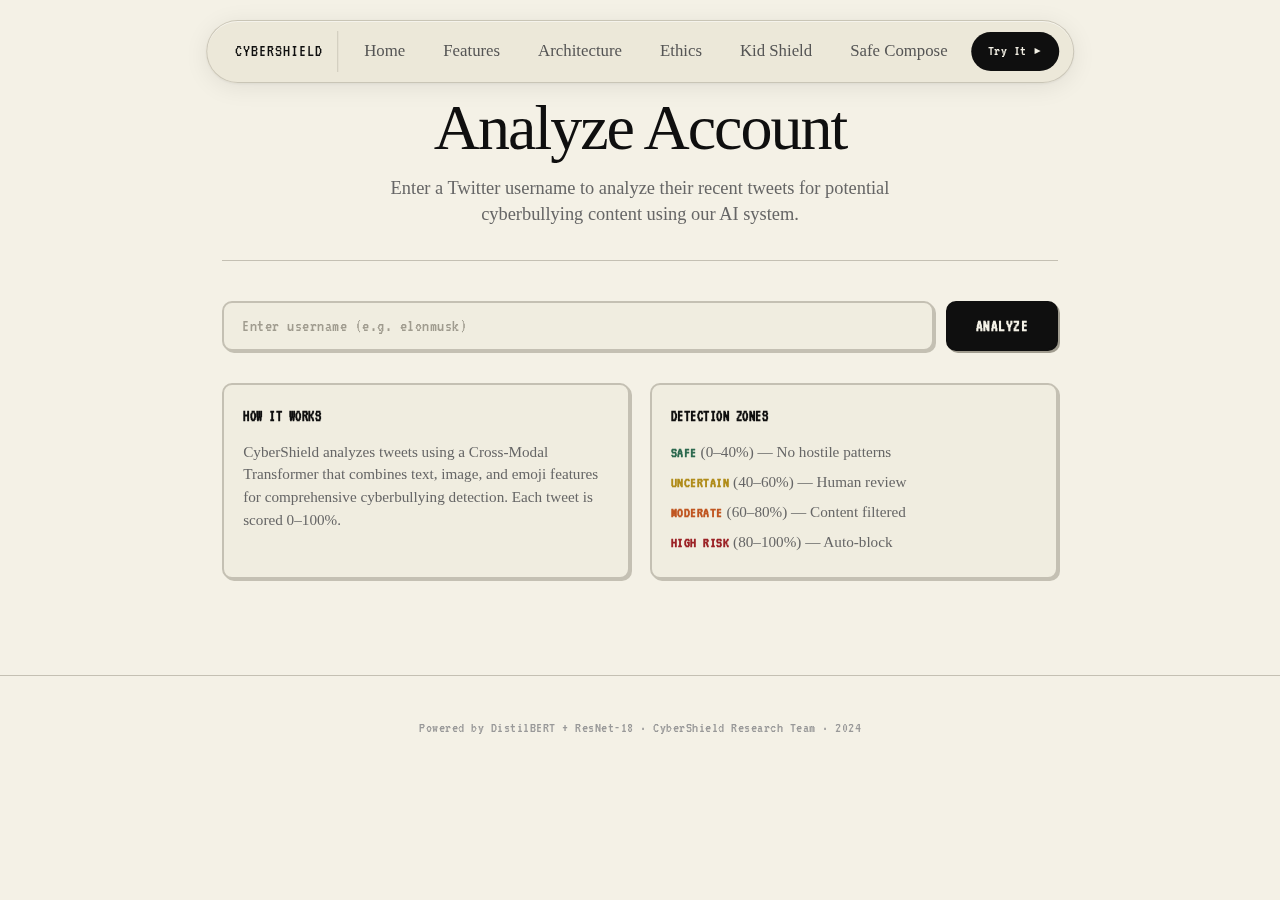
<file: templates/try.html>
<!DOCTYPE html>
<html lang="en">
<head>
<meta charset="UTF-8">
<meta name="viewport" content="width=device-width, initial-scale=1.0">
<title>Try CyberShield | Analyze Twitter Account</title>
<link rel="preconnect" href="https://fonts.googleapis.com">
<link rel="preconnect" href="https://fonts.gstatic.com" crossorigin>
<link href="https://fonts.googleapis.com/css2?family=EB+Garamond:ital,wght@0,400;0,600;1,400&family=VT323&display=swap" rel="stylesheet">
<style>
:root {
    --beige-light: #F0EDE0;
    --beige-main: #E0DCCF;
    --beige-dark: #C4C0B3;
    --beige-shadow: #A09C8F;
    --screen-black: #1a1d21;
    --crt-green: #4af626;
    --ink-black: #0f0f0f;
    --font-serif: 'EB Garamond', serif;
    --font-mono: 'VT323', monospace;
    --zone-safe: #2d6a4f;
    --zone-uncertain: #b08c1a;
    --zone-moderate: #c05621;
    --zone-high: #9b2226;
}

@font-face { font-family: 'RetroSerif'; src: local('Apple Garamond'), local('Garamond'), local('Times New Roman'); }

* { box-sizing: border-box; margin: 0; padding: 0; }

body {
    background-color: #f4f1e6;
    font-family: 'RetroSerif', serif;
    color: var(--ink-black);
    min-height: 100vh;
    line-height: 1.6;
}

/* === Floating Island Navbar === */
.island-nav {
    position: fixed; top: 20px; left: 50%; transform: translateX(-50%); z-index: 1000;
    display: flex; align-items: center; gap: 6px; padding: 10px 14px;
    background: rgba(228, 224, 212, 0.55);
    backdrop-filter: blur(18px) saturate(160%);
    -webkit-backdrop-filter: blur(18px) saturate(160%);
    border: 1px solid rgba(160, 156, 143, 0.45);
    border-radius: 50px;
    box-shadow: 0 4px 24px rgba(0,0,0,0.08), 0 1px 3px rgba(0,0,0,0.06), inset 0 1px 0 rgba(255,255,255,0.5);
}
.island-nav .nav-brand {
    font-family: var(--font-mono); font-size: 1.1rem; color: var(--ink-black);
    padding: 6px 14px; letter-spacing: 1px;
    border-right: 1px solid rgba(160, 156, 143, 0.4);
    margin-right: 4px; white-space: nowrap; text-decoration: none;
}
.island-nav .nav-link {
    font-family: 'RetroSerif', serif; font-size: 1.05rem; color: #555;
    text-decoration: none; padding: 7px 16px; border-radius: 30px;
    transition: all 0.25s ease; white-space: nowrap;
}
.island-nav .nav-link:hover { background: rgba(15,15,15,0.07); color: var(--ink-black); }
.island-nav .nav-link.active { background: var(--ink-black); color: #f4f1e6; }
.island-nav .nav-link.cta-link {
    background: var(--ink-black); color: #f4f1e6;
    font-family: var(--font-mono); font-size: 0.95rem; letter-spacing: 0.5px; margin-left: 2px;
}
.island-nav .nav-link.cta-link:hover { background: #333; color: #fff; }

/* === Main Layout === */
.main-layout {
    max-width: 900px;
    margin: 0 auto;
    padding: 6rem 2rem 3rem;
}

/* === Page Header === */
.page-header {
    text-align: center;
    margin-bottom: 2.5rem;
    padding-bottom: 2rem;
    border-bottom: 1px solid var(--beige-dark);
}
.page-header h1 {
    font-size: 4rem; font-weight: 400; font-family: 'RetroSerif', serif;
    margin-bottom: 1rem; letter-spacing: -2px; line-height: 1;
}
.page-header p {
    color: #666; font-size: 1.15rem; font-family: 'RetroSerif', serif;
    max-width: 550px; margin: 0 auto; line-height: 1.4;
}

/* === Search Section === */
.search-section {
    margin-bottom: 2rem;
}

.search-box {
    display: flex;
    gap: 12px;
}

.search-input {
    flex: 1;
    background: var(--beige-light);
    border: 2px solid var(--beige-dark);
    color: var(--ink-black);
    font-size: 1.1rem;
    font-family: var(--font-mono);
    outline: none;
    padding: 14px 18px;
    border-radius: 10px;
    letter-spacing: 0.5px;
    transition: all 0.3s;
    box-shadow: 2px 2px 0 var(--beige-dark);
}

.search-input:focus {
    border-color: var(--ink-black);
    box-shadow: 3px 3px 0 var(--beige-shadow);
}

.search-input::placeholder {
    color: var(--beige-shadow);
}

.search-btn {
    background: var(--ink-black);
    color: #f4f1e6;
    border: 2px solid var(--ink-black);
    border-radius: 10px;
    padding: 14px 28px;
    font-weight: 700;
    font-size: 1.05rem;
    font-family: var(--font-mono);
    cursor: pointer;
    transition: all 0.3s;
    display: flex;
    align-items: center;
    gap: 8px;
    letter-spacing: 0.5px;
    box-shadow: 2px 2px 0 var(--beige-shadow);
}

.search-btn:hover {
    transform: translateY(-2px);
    box-shadow: 3px 5px 0 var(--beige-shadow);
}

.search-btn:disabled {
    opacity: 0.5;
    cursor: not-allowed;
    transform: none;
}

/* === Info Cards (below search) === */
.info-row {
    display: grid;
    grid-template-columns: 1fr 1fr;
    gap: 1.2rem;
    margin-bottom: 2rem;
}

.info-card {
    background: var(--beige-light);
    border: 2px solid var(--beige-dark);
    border-radius: 10px;
    padding: 1.2rem;
    box-shadow: 2px 2px 0 var(--beige-dark);
}

.info-card h4 {
    font-family: var(--font-mono);
    font-size: 1rem;
    letter-spacing: 0.5px;
    margin-bottom: 0.5rem;
}

.info-card p, .info-card .info-item {
    color: #666;
    font-size: 0.95rem;
    font-family: 'RetroSerif', serif;
    line-height: 1.5;
    padding: 0.2rem 0;
}

.zone-label {
    font-family: var(--font-mono) !important;
    font-weight: bold;
    letter-spacing: 0.5px;
}
.zone-label.safe { color: var(--zone-safe); }
.zone-label.uncertain { color: var(--zone-uncertain); }
.zone-label.moderate { color: var(--zone-moderate); }
.zone-label.high { color: var(--zone-high); }

/* === Loader === */
.loader {
    display: none;
    padding: 3rem;
    text-align: center;
}
.loader.active { display: block; }

.spinner {
    width: 48px;
    height: 48px;
    border: 4px solid var(--beige-dark);
    border-top-color: var(--ink-black);
    border-radius: 50%;
    animation: spin 0.8s linear infinite;
    margin: 0 auto 1rem;
}

@keyframes spin { to { transform: rotate(360deg); } }

.loader p {
    color: #888;
    font-family: var(--font-mono);
    font-size: 1rem;
    letter-spacing: 0.5px;
}

/* === Error Box === */
.error-box {
    display: none;
    margin-bottom: 1.5rem;
    background: #f4f1e6;
    border: 2px solid var(--zone-high);
    border-radius: 10px;
    padding: 1.2rem;
    text-align: center;
    color: var(--zone-high);
    font-family: var(--font-mono);
    box-shadow: 2px 2px 0 var(--beige-dark);
}
.error-box.active { display: block; }

/* === Results === */
.results-section { display: none; }
.results-section.active { display: block; }

/* === Account Summary === */
.account-summary {
    background: var(--beige-light);
    border: 2px solid var(--beige-dark);
    border-radius: 10px;
    padding: 1.5rem;
    margin-bottom: 2rem;
    box-shadow: 2px 2px 0 var(--beige-dark);
}

.summary-header {
    display: flex;
    justify-content: space-between;
    align-items: center;
    margin-bottom: 1.5rem;
    flex-wrap: wrap;
    gap: 1rem;
}

.account-info h2 {
    font-family: var(--font-mono);
    font-size: 1.5rem;
    letter-spacing: 0.5px;
    margin-bottom: 0.2rem;
}
.account-info span {
    color: #888;
    font-size: 0.9rem;
    font-family: var(--font-mono);
}

.risk-badge {
    padding: 8px 18px;
    border-radius: 50px;
    font-weight: 700;
    text-transform: uppercase;
    font-size: 0.9rem;
    font-family: var(--font-mono);
    letter-spacing: 1px;
    border: 2px solid;
}
.risk-badge.safe { background: rgba(45,106,79,0.1); color: var(--zone-safe); border-color: var(--zone-safe); }
.risk-badge.uncertain { background: rgba(176,140,26,0.1); color: var(--zone-uncertain); border-color: var(--zone-uncertain); }
.risk-badge.moderate { background: rgba(192,86,33,0.1); color: var(--zone-moderate); border-color: var(--zone-moderate); }
.risk-badge.high { background: rgba(155,34,38,0.1); color: var(--zone-high); border-color: var(--zone-high); }

/* === Metrics Grid === */
.metrics-grid {
    display: grid;
    grid-template-columns: repeat(3, 1fr);
    gap: 1rem;
    margin-bottom: 1.2rem;
}

.metric-card {
    background: #f4f1e6;
    border: 2px solid var(--beige-dark);
    border-radius: 10px;
    padding: 1.2rem;
    text-align: center;
    box-shadow: 2px 2px 0 var(--beige-dark);
    transition: all 0.3s;
}
.metric-card:hover {
    border-color: var(--ink-black);
    transform: translateY(-2px);
    box-shadow: 3px 5px 0 var(--beige-shadow);
}

.metric-value {
    font-size: 2.2rem;
    font-weight: 700;
    font-family: var(--font-mono);
    color: var(--ink-black);
    margin-bottom: 0.3rem;
}

.metric-label {
    color: #888;
    font-size: 0.85rem;
    font-family: var(--font-mono);
    text-transform: uppercase;
    letter-spacing: 0.5px;
}

/* === Policy Box === */
.policy-box {
    background: #f4f1e6;
    border: 2px solid var(--beige-dark);
    border-radius: 10px;
    padding: 1.2rem;
    box-shadow: 2px 2px 0 var(--beige-dark);
}

.policy-box h4 {
    margin-bottom: 1rem;
    font-family: var(--font-mono);
    font-size: 1rem;
    letter-spacing: 0.5px;
}

.policy-items {
    display: flex;
    gap: 2rem;
    flex-wrap: wrap;
}

.policy-item {
    display: flex;
    flex-direction: column;
    gap: 3px;
}

.policy-item span:first-child {
    color: #888;
    font-size: 0.8rem;
    font-family: var(--font-mono);
    text-transform: uppercase;
    letter-spacing: 0.5px;
}

.policy-item span:last-child {
    font-weight: 700;
    font-size: 1rem;
    font-family: var(--font-mono);
    color: var(--ink-black);
}

/* === Tweets Section === */
.tweets-section { margin-bottom: 2rem; }

.tweets-section h3 {
    font-size: 1.5rem;
    font-weight: 400;
    font-family: 'RetroSerif', serif;
    margin-bottom: 1.2rem;
    letter-spacing: -0.5px;
}

/* === Tweet Card === */
.tweet-card {
    background: var(--beige-light);
    border: 2px solid var(--beige-dark);
    border-radius: 10px;
    padding: 1.3rem;
    margin-bottom: 1rem;
    border-left: 5px solid;
    transition: all 0.3s;
    box-shadow: 2px 2px 0 var(--beige-dark);
}

.tweet-card:hover {
    transform: translateX(4px);
    box-shadow: 3px 5px 0 var(--beige-shadow);
}

.tweet-card.safe { border-left-color: var(--zone-safe); }
.tweet-card.flagged { border-left-color: var(--zone-high); }

.tweet-header {
    display: flex;
    justify-content: space-between;
    align-items: center;
    margin-bottom: 0.8rem;
    flex-wrap: wrap;
    gap: 8px;
}

.tweet-status {
    display: flex;
    align-items: center;
    gap: 6px;
    font-size: 0.95rem;
    font-weight: 700;
    font-family: var(--font-mono);
    letter-spacing: 0.5px;
}
.tweet-status.safe { color: var(--zone-safe); }
.tweet-status.flagged { color: var(--zone-high); }

.tweet-score {
    background: #f4f1e6;
    border: 1px solid var(--beige-dark);
    padding: 4px 12px;
    border-radius: 20px;
    font-size: 0.85rem;
    font-weight: 600;
    color: #888;
    font-family: var(--font-mono);
}

.tweet-text {
    margin-bottom: 1rem;
    font-size: 1.05rem;
    line-height: 1.6;
    font-family: 'RetroSerif', serif;
    color: var(--ink-black);
}

.tweet-explanation {
    background: var(--screen-black);
    border-radius: 8px;
    padding: 1rem;
    box-shadow: inset 0 0 12px rgba(0,0,0,0.3);
}

.tweet-explanation h5 {
    font-size: 0.9rem;
    font-weight: 700;
    margin-bottom: 0.8rem;
    color: var(--crt-green);
    font-family: var(--font-mono);
    text-transform: uppercase;
    letter-spacing: 1px;
}

.tweet-explanation ul {
    list-style: none;
    font-size: 0.95rem;
}

.tweet-explanation li {
    padding: 3px 0;
    display: flex;
    align-items: flex-start;
    gap: 8px;
    color: #aaa;
    font-family: var(--font-mono);
    font-size: 0.9rem;
}

.tweet-explanation li::before {
    content: '→';
    color: var(--crt-green);
    font-weight: 700;
}

/* === Footer === */
footer {
    padding: 2.5rem 6%; text-align: center;
    border-top: 1px solid var(--beige-dark); margin-top: 1rem;
}
footer p {
    color: #999; font-size: 0.95rem; font-family: var(--font-mono); letter-spacing: 0.5px;
}

/* === Responsive === */
@media (max-width: 768px) {
    .page-header h1 { font-size: 2.5rem; }
    .island-nav { top: 12px; padding: 8px 10px; gap: 2px; }
    .island-nav .nav-brand { display: none; }
    .island-nav .nav-link { font-size: 0.9rem; padding: 6px 10px; }
    .metrics-grid { grid-template-columns: 1fr; }
    .search-box { flex-direction: column; }
    .summary-header { flex-direction: column; text-align: center; }
    .info-row { grid-template-columns: 1fr; }
}
</style>
</head>
<body>

<!-- Floating Island Navbar -->
<nav class="island-nav">
    <a href="/" class="nav-brand">CYBERSHIELD</a>
    <a href="/" class="nav-link">Home</a>
    <a href="/features" class="nav-link">Features</a>
    <a href="/architecture" class="nav-link">Architecture</a>
    <a href="/ethics" class="nav-link">Ethics</a>
    <a href="/kid-shield" class="nav-link">Kid Shield</a>
    <a href="/safe-compose" class="nav-link">Safe Compose</a>
    <a href="/try" class="nav-link cta-link active">Try It ▸</a>
</nav>

<div class="main-layout">

    <div class="page-header">
        <h1>Analyze Account</h1>
        <p>Enter a Twitter username to analyze their recent tweets for potential cyberbullying content using our AI system.</p>
    </div>

    <div class="search-section">
        <div class="search-box">
            <input type="text" id="usernameInput" class="search-input" placeholder="Enter username (e.g. elonmusk)">
            <button id="analyzeBtn" class="search-btn">
                <span>ANALYZE</span>
            </button>
        </div>
    </div>

    <div class="info-row">
        <div class="info-card">
            <h4>HOW IT WORKS</h4>
            <p>CyberShield analyzes tweets using a Cross-Modal Transformer that combines text, image, and emoji features for comprehensive cyberbullying detection. Each tweet is scored 0–100%.</p>
        </div>
        <div class="info-card">
            <h4>DETECTION ZONES</h4>
            <div class="info-item"><span class="zone-label safe">SAFE</span> (0–40%) — No hostile patterns</div>
            <div class="info-item"><span class="zone-label uncertain">UNCERTAIN</span> (40–60%) — Human review</div>
            <div class="info-item"><span class="zone-label moderate">MODERATE</span> (60–80%) — Content filtered</div>
            <div class="info-item"><span class="zone-label high">HIGH RISK</span> (80–100%) — Auto-block</div>
        </div>
    </div>

    <div class="loader" id="loader">
        <div class="spinner"></div>
        <p>ANALYZING TWEETS WITH CROSS-MODAL TRANSFORMER...</p>
    </div>

    <div class="error-box" id="errorBox">
        <p id="errorMessage">An error occurred. Please try again.</p>
    </div>

    <div class="results-section" id="results">
        <div class="account-summary">
            <div class="summary-header">
                <div class="account-info">
                    <h2>@<span id="resultUsername"></span></h2>
                    <span>ACCOUNT ANALYSIS REPORT</span>
                </div>
                <div class="risk-badge" id="riskBadge">SAFE</div>
            </div>
            <div class="metrics-grid">
                <div class="metric-card">
                    <div class="metric-value" id="riskScore">0%</div>
                    <div class="metric-label">Risk Score</div>
                </div>
                <div class="metric-card">
                    <div class="metric-value" id="tweetsAnalyzed">0</div>
                    <div class="metric-label">Tweets Analyzed</div>
                </div>
                <div class="metric-card">
                    <div class="metric-value" id="flaggedCount">0</div>
                    <div class="metric-label">Flagged Tweets</div>
                </div>
            </div>
            <div class="policy-box">
                <h4>POLICY RECOMMENDATION</h4>
                <div class="policy-items">
                    <div class="policy-item">
                        <span>Recommendation</span>
                        <span id="policyAction">No Action</span>
                    </div>
                    <div class="policy-item">
                        <span>Reach Reduction</span>
                        <span id="policyReach">0%</span>
                    </div>
                    <div class="policy-item">
                        <span>Account Status</span>
                        <span id="policyStatus">Normal</span>
                    </div>
                </div>
            </div>
        </div>

        <section class="tweets-section">
            <h3>Tweet Analysis</h3>
            <div id="tweetsList"></div>
        </section>
    </div>

</div>

<footer>
    <p>Powered by DistilBERT + ResNet-18 · CyberShield Research Team · 2024</p>
</footer>

<script>
    const usernameInput = document.getElementById('usernameInput');
    const analyzeBtn = document.getElementById('analyzeBtn');
    const loader = document.getElementById('loader');
    const errorBox = document.getElementById('errorBox');
    const errorMessage = document.getElementById('errorMessage');
    const results = document.getElementById('results');

    analyzeBtn.addEventListener('click', analyzeAccount);
    usernameInput.addEventListener('keypress', (e) => {
        if (e.key === 'Enter') analyzeAccount();
    });

    async function analyzeAccount() {
        const username = usernameInput.value.trim().replace('@', '');
        if (!username) {
            showError('Please enter a valid username');
            return;
        }

        loader.classList.add('active');
        results.classList.remove('active');
        errorBox.classList.remove('active');
        analyzeBtn.disabled = true;

        try {
            const response = await fetch('/analyze', {
                method: 'POST',
                headers: { 'Content-Type': 'application/json' },
                body: JSON.stringify({ username })
            });

            if (!response.ok) throw new Error('Analysis failed');

            const data = await response.json();
            displayResults(data);
        } catch (error) {
            showError('Failed to analyze account. Please try again.');
        } finally {
            loader.classList.remove('active');
            analyzeBtn.disabled = false;
        }
    }

    function showError(msg) {
        errorMessage.textContent = msg;
        errorBox.classList.add('active');
    }

    function displayResults(data) {
        document.getElementById('resultUsername').textContent = data.username;
        document.getElementById('riskScore').textContent = data.risk_score + '%';
        document.getElementById('tweetsAnalyzed').textContent = data.tweets.length;
        document.getElementById('flaggedCount').textContent = data.tweets.filter(t => t.is_bullying).length;

        const riskBadge = document.getElementById('riskBadge');
        riskBadge.textContent = data.risk_zone;
        riskBadge.className = 'risk-badge ' + data.risk_zone.toLowerCase();

        document.getElementById('policyAction').textContent = data.policy.recommendation;
        document.getElementById('policyReach').textContent = data.policy.reach_reduction;
        document.getElementById('policyStatus').textContent = data.policy.account_status;

        const tweetsList = document.getElementById('tweetsList');
        tweetsList.innerHTML = data.tweets.map(tweet => `
            <div class="tweet-card ${tweet.is_bullying ? 'flagged' : 'safe'}">
                <div class="tweet-header">
                    <div class="tweet-status ${tweet.is_bullying ? 'flagged' : 'safe'}">
                        ${tweet.is_bullying ? '🚨 FLAGGED' : '✓ SAFE'}
                    </div>
                    <div class="tweet-score">Score: ${tweet.score}%</div>
                </div>
                <p class="tweet-text">${escapeHtml(tweet.text)}</p>
                <div class="tweet-explanation">
                    <h5>Analysis</h5>
                    <ul>
                        ${tweet.explanation.map(e => `<li>${escapeHtml(e)}</li>`).join('')}
                    </ul>
                </div>
            </div>
        `).join('');

        results.classList.add('active');
    }

    function escapeHtml(text) {
        const div = document.createElement('div');
        div.textContent = text;
        return div.innerHTML;
    }
</script>
</body>
</html>
</file>
